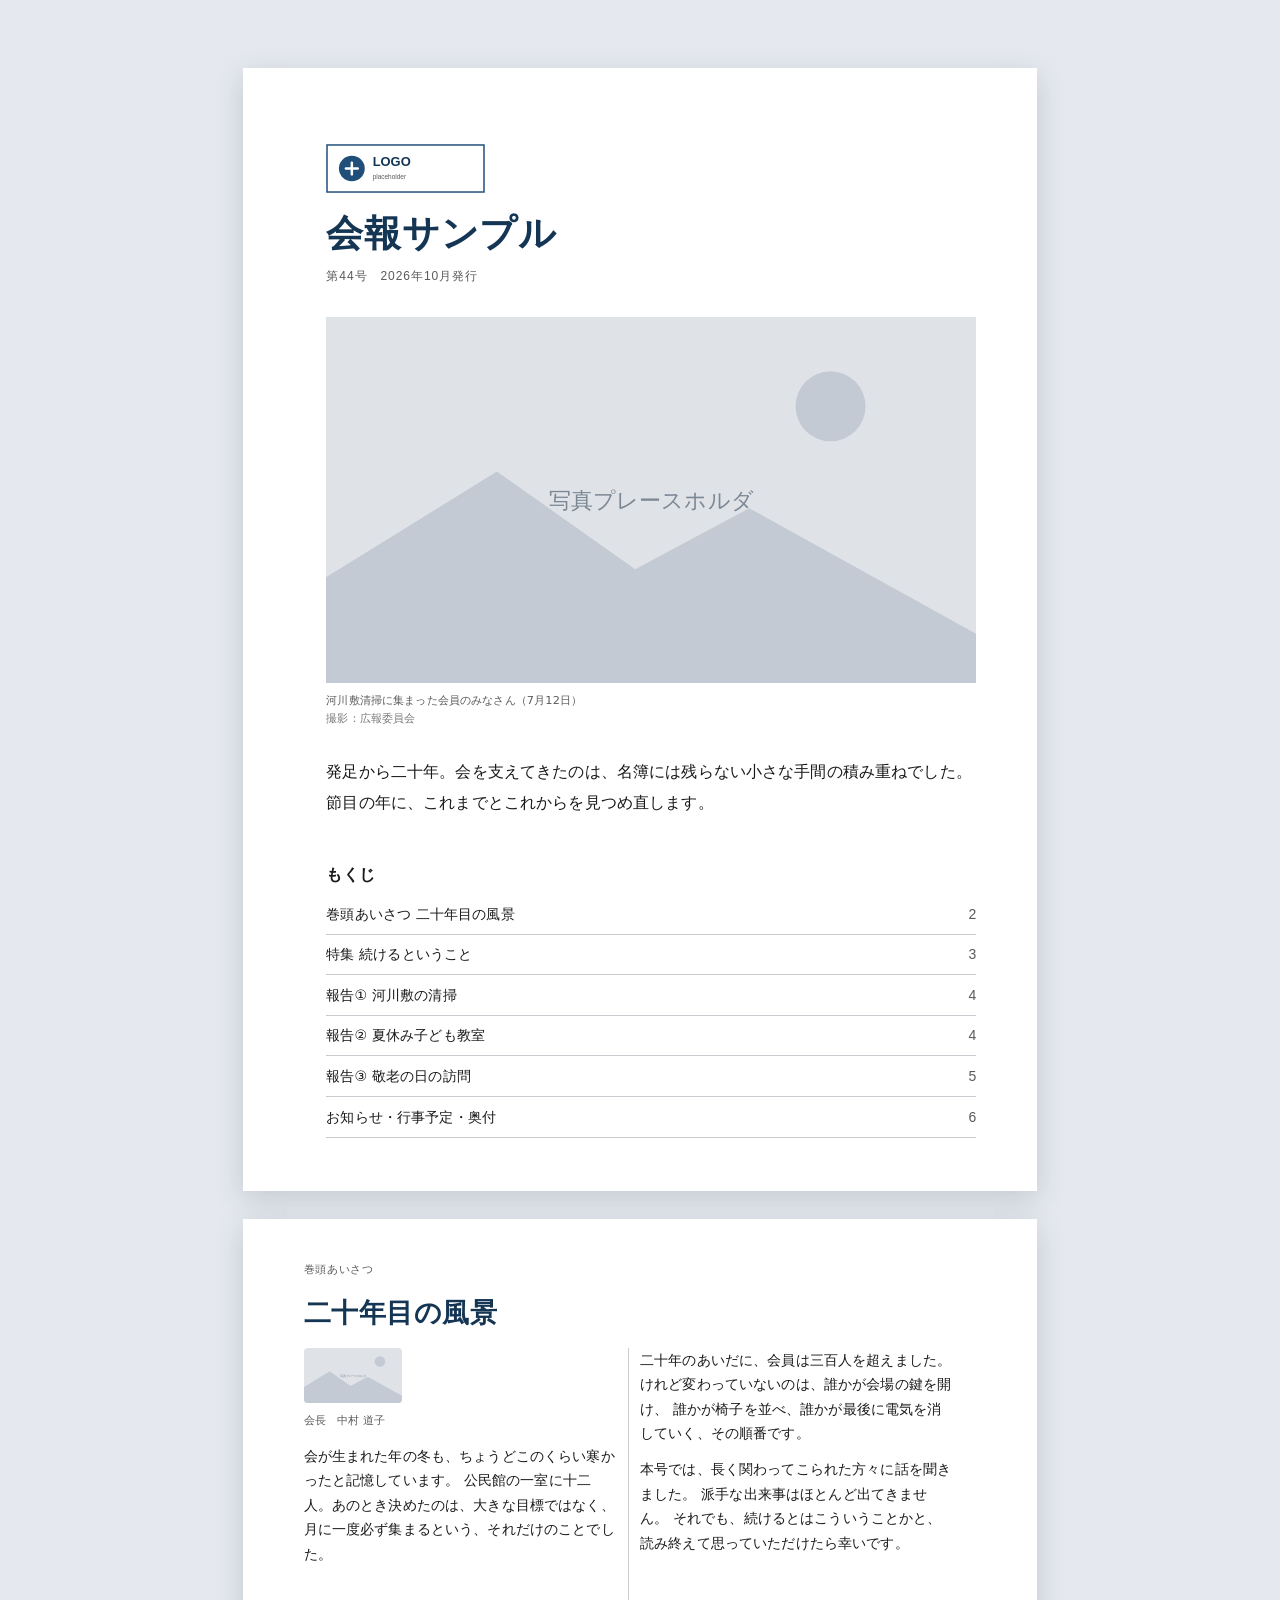
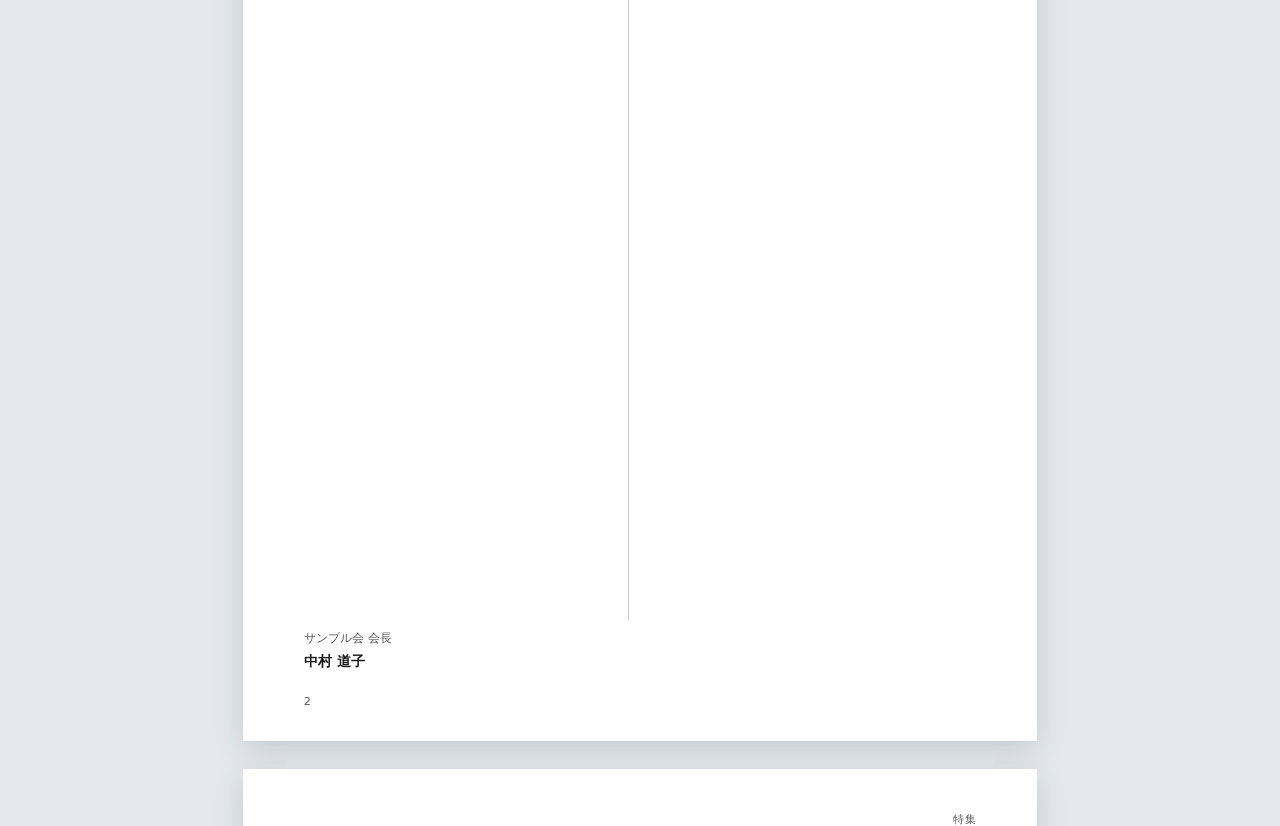
<file: index.html>
<!doctype html>
<html lang="ja">
<head>
<meta charset="utf-8">
<meta name="viewport" content="width=device-width, initial-scale=1">
<meta http-equiv="refresh" content="0; url=issues/2026-10-sample/index.html">
<title>会報スタジオ</title>
</head>
<body><p><a href="issues/2026-10-sample/index.html">会報スタジオを開く</a></p></body>
</html>
</file>
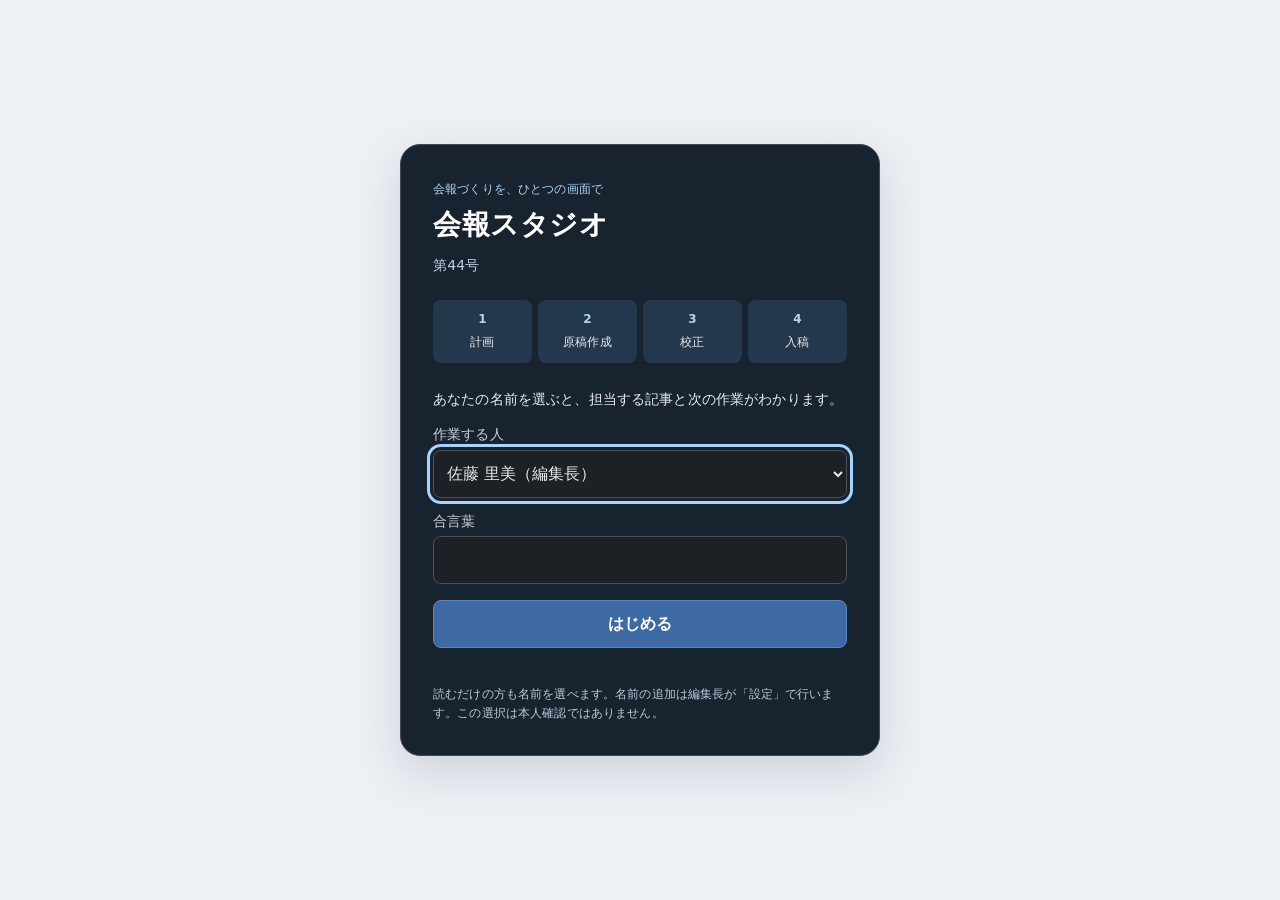
<file: issues/2026-10-sample/index.html>
<!doctype html>
<html lang="ja" data-format="A4"><head>
<meta charset="utf-8">
<meta name="viewport" content="width=device-width, initial-scale=1">
<title>会報サンプル 第44号</title>
<link rel="stylesheet" href="../../system/tokens.css">
<link rel="stylesheet" href="../../brands/default/brand.css">
<link rel="stylesheet" href="../../system/print.css">
<link rel="stylesheet" href="../../system/components.css">
<link rel="stylesheet" href="../../system/editor.css">
<script src="../../system/page-templates.js" defer=""></script>
<script src="../../system/editor.js" defer=""></script>
</head>

<!--
  中身の入った見本。原稿収集が進行中の状態を再現しています。
  特集だけ締切を前倒しに設定してあるため、期日を過ぎた記事として
  赤く表示されます（意図的な再現です）。p.4–5 の活動報告は 1 つの枠に
  4 本（うち 1 本は報告②の「続き」）が割合で並び、報告②はわざと溢れています。

  開くと名簿（brands/default/settings.js）から「だれとして作業するか」を選びます。
  編集長の佐藤 里美なら全工程、担当者なら自分の記事だけが書けます。
  校正コメントはこのフォルダの comments.js に入っています。

  実案件ではこのフォルダを複製して 2027-01-newyear/ のように号ごとに作ります
  （comments.js は複製しないこと。号ごとの校正の記録です）。
-->
<body>

<!-- p1 表紙 -->
<section class="page" data-folio="none">
  <div class="page__body">
    <section class="content-section content-section--legacy" data-section="f-cover"><div class="content-section__articles" data-section-articles=""><article class="article" data-article="cover">
      <header class="masthead">
        <img class="masthead__logo" src="../../brands/default/logo.svg" alt="サンプル会">
        <h1 class="masthead__title" data-editable="">会報サンプル</h1>
        <p class="masthead__meta t-num" data-editable="">第44号　2026年10月発行</p>
      </header>

      <figure class="fig--16x9 mb-8">
        <img src="../../system/placeholder.svg" alt="冬の地域清掃活動で、参加者が河川敷でごみ袋を手に並んでいる様子">
        <figcaption data-editable="">
          河川敷清掃に集まった会員のみなさん（7月12日）
          <span class="fig__credit" data-editable="">撮影：広報委員会</span>
        </figcaption>
      </figure>

      <p class="t-lead" data-editable="">
        発足から二十年。会を支えてきたのは、名簿には残らない小さな手間の積み重ねでした。
        節目の年に、これまでとこれからを見つめ直します。
      </p>

      <nav aria-label="目次" class="fill">
        <h2 class="t-h3">もくじ</h2>
        <ul class="toc" data-toc="auto"><li class="toc__item"><span class="toc__title">巻頭あいさつ 二十年目の風景</span><span class="toc__page t-num">2</span></li><li class="toc__item"><span class="toc__title">特集 続けるということ</span><span class="toc__page t-num">3</span></li><li class="toc__item"><span class="toc__title">報告① 河川敷の清掃</span><span class="toc__page t-num">4</span></li><li class="toc__item"><span class="toc__title">報告② 夏休み子ども教室</span><span class="toc__page t-num">4</span></li><li class="toc__item"><span class="toc__title">報告③ 敬老の日の訪問</span><span class="toc__page t-num">5</span></li><li class="toc__item"><span class="toc__title">お知らせ・行事予定・奥付</span><span class="toc__page t-num">6</span></li></ul>
      </nav>
    </article></div></section>
  </div>
  <span class="page__folio"></span>
</section>

<!-- p2 巻頭あいさつ -->
<section class="page">
  <div class="page__body">
    <section class="content-section content-section--legacy" data-section="f-greeting"><div class="content-section__articles" data-section-articles=""><article class="article" data-article="greeting">
      <h2 class="t-h1" data-editable="">二十年目の風景</h2>

      <div class="cols-2 cols-rule fill">
        <figure style="width: 34mm;">
          <img class="portrait" src="../../system/placeholder.svg" alt="会長・中村道子の顔写真">
          <figcaption data-editable="">会長　中村 道子</figcaption>
        </figure>

        <div class="t-body" data-editable="">
          <p>会が生まれた年の冬も、ちょうどこのくらい寒かったと記憶しています。
             公民館の一室に十二人。あのとき決めたのは、大きな目標ではなく、
             月に一度必ず集まるという、それだけのことでした。</p>
          <p>二十年のあいだに、会員は三百人を超えました。
             けれど変わっていないのは、誰かが会場の鍵を開け、
             誰かが椅子を並べ、誰かが最後に電気を消していく、その順番です。</p>
          <p>本号では、長く関わってこられた方々に話を聞きました。
             派手な出来事はほとんど出てきません。
             それでも、続けるとはこういうことかと、読み終えて思っていただけたら幸いです。</p>
        </div>
      </div>

      <p class="byline" data-editable="">
        <span class="byline__role">サンプル会 会長</span>
        <span class="byline__name">中村 道子</span>
      </p>
    </article></div></section>
  </div>
  <span class="page__runhead" data-editable="">巻頭あいさつ</span>
  <span class="page__folio"></span>
</section>

<!-- p3 特集 -->
<section class="page">
  <div class="page__body">
    <section class="content-section content-section--legacy" data-section="f-feature"><div class="content-section__articles" data-section-articles=""><article class="article" data-article="feature">
      <span class="t-band" data-editable="">特集</span>
      <h2 class="t-h1" data-editable="">続けるということ</h2>
      <p class="t-lead" data-editable="">
        発足時から関わる三名に、二十年を振り返ってもらいました。
      </p>

      <div class="cols-2 cols-rule fill" data-editable="">
        <h3 class="t-h3">はじまりは十二人だった</h3>
        <p>「会をつくろう」と言い出したのは誰だったのか、
           いまだにはっきりしないのだと三人は笑います。</p>

        <blockquote class="pullquote">
          続けようと思って続いたわけじゃない。
          やめる理由が、そのつど見つからなかっただけです。
          <span class="pullquote__source">— 発足時からの会員・吉川 稔さん</span>
        </blockquote>

        <h3 class="t-h3">記録より、記憶に残ること</h3>
        <p>会報のバックナンバーをめくると、行事の写真が並びます。
           けれど三人が口をそろえて挙げたのは、
           写真に写っていない準備の時間のことでした。</p>
        <p>「片づけまで残る人が毎回いる。それがこの会の強さだと思います」</p>
      </div>
    </article></div></section>
  </div>
  <span class="page__runhead" data-editable="">特集</span>
  <span class="page__folio"></span>
</section>

<!-- p4-p5 活動報告（枠の実験用。1枠2ページに3記事） -->
<section class="page">
  <div class="page__body">
    <section class="content-section content-section--legacy" data-section="f-report"><div class="content-section__articles" data-section-articles=""><article class="article article--block" data-article="rep1" style="--share: 50%">
      <span class="t-band" data-editable="">活動報告</span>
      <h2 class="t-h2" data-editable="">河川敷の清掃（7月12日）</h2>
      <p data-editable="">朝七時に集合し、二時間ほどで四十五袋を回収しました。
         今年は中学生の参加が六名あり、例年より人手に余裕がありました。</p>
      <p data-editable="">次回は十月を予定しています。軍手と飲み物は各自でご用意ください。</p>
    </article><article class="article article--block" data-article="rep2" style="--share: 50%">
      <h2 class="t-h2" data-editable="">夏休み子ども教室（8月3日〜5日）</h2>
      <p data-editable="">三日間で延べ八十二名が参加しました。工作、書道、
         地域の歴史を学ぶ時間の三本立てで、公民館の二部屋を使いました。</p>
      <p data-editable="">書道の時間には、昨年度に卒業した高校生が助手として戻ってきてくれました。
         「教わる側から教える側になるとは思わなかった」と話していたのが印象に残っています。</p>
      <p data-editable="">工作は木工に挑戦しました。材料は地元の製材所からご提供いただいたものです。
         のこぎりを初めて握った子も多く、けが無く終えられたのは見守りの方々のおかげです。</p>
      <p data-editable="">最終日には作品を並べて小さな展示会を開きました。
         保護者の方にも足を運んでいただき、会場は最後まで賑やかでした。</p>
      <p data-editable="">会場の準備は前日の夕方から始めました。机を運び、床を拭き、
         材料を人数分に取り分けるところまでで二時間ほどかかっています。
         当日の朝は七時半に集合し、受付の名簿と名札を並べました。</p>
      <p data-editable="">三日目の午後は、参加した子どもたちに感想を書いてもらいました。
         「のこぎりが思ったよりまっすぐ切れた」「来年もやりたい」といった言葉が並び、
         準備の疲れが飛ぶようでした。書いてもらった紙は事務局で保管しています。</p>
    </article></div></section>


  </div>
  <span class="page__runhead" data-editable="">活動報告</span>
  <span class="page__folio"></span>
</section>

<section class="page">
  <div class="page__body">
    <section class="content-section content-section--legacy" data-section="f-report"><div class="content-section__articles" data-section-articles=""><article class="article article--block" data-article="rep2-2" style="--share: 40%">
      <p data-editable="">反省点もあります。初日は受付が混み合い、開始が十五分遅れました。
         次回は受付を二列に分け、名札をあらかじめ配っておく方法を検討しています。
         また、飲み物の用意が足りず、途中で買い足しに走る場面がありました。</p>
      <p data-editable="">参加者の内訳は、小学一年生から三年生までが四十八名、
         四年生以上が三十四名でした。学年の幅が広いぶん、工作の難易度をどう揃えるかが
         毎年の課題になっています。来年度は二班に分けることも考えています。</p>
    </article><article class="article article--block" data-article="rep3" style="--share: 60%">
      <h2 class="t-h2" data-editable="">敬老の日の訪問（9月15日）</h2>
      <p data-editable="">七十五歳以上の会員のお宅を、二人一組で訪問しました。
         今年は十四軒をまわり、手作りの栞をお渡ししています。</p>
      <p data-editable="">「顔を見られるのがいちばん」という声を多くいただきました。
         来年度は訪問先を増やせるよう、担当を募っています。</p>
    </article></div></section>


  </div>
  <span class="page__runhead" data-editable="">活動報告</span>
  <span class="page__folio"></span>
</section>

<!-- p6 お知らせ・奥付 -->
<section class="page">
  <div class="page__body">
    <section class="content-section content-section--legacy" data-section="f-notice"><div class="content-section__articles" data-section-articles=""><article class="article" data-article="notice">
      <h2 class="t-h1" data-editable="">お知らせ</h2>

      <div class="box box--brand" data-editable="">
        <h3 class="box__title">二十周年記念のつどい 参加受付</h3>
        <p>12月20日（日）に記念のつどいを開催します。
           参加費は無料、申し込みは11月末日までに事務局までお願いします。</p>
      </div>

      <h2 class="t-h2" data-editable="">行事予定</h2>
      <dl class="deflist" data-editable="">
        <div class="deflist__row"><dt class="deflist__key t-num">11/08</dt><dd>定例会（公民館・午後2時）</dd></div>
        <div class="deflist__row"><dt class="deflist__key t-num">11/22</dt><dd>河川敷清掃（現地集合・午前9時）</dd></div>
        <div class="deflist__row"><dt class="deflist__key t-num">12/20</dt><dd>二十周年記念のつどい（市民会館・午後1時）</dd></div>
      </dl>

      <footer class="colophon" data-editable="">
        <p><strong>会報サンプル　第44号</strong>　2026年10月15日発行<span data-edition="auto">　初版</span></p>
        <p>発行：サンプル会　／　編集：広報委員会</p>
        <p>〒000-0000　◯◯県◯◯市◯◯町0-0-0<br>
           電話 000-000-0000　／　info@example.org</p>
      </footer>
    </article></div></section>
  </div>
  <span class="page__runhead" data-editable="">お知らせ</span>
  <span class="page__folio"></span>
</section>

<!-- 号のメタ情報と編集計画。「計画」の工程がこのブロックを読み書きします。
     frames（枠）がページを占有し、記事は枠の中の割合（share）を持ちます。
     schedule の manuscript / proof1 / proof2 は記事の締切の既定値、final は号の入校日です。
     記事の掲載ページは持ちません（紙面の data-article から毎回読み直すため、
     原稿を動かしても計画とずれません）。 -->
<script type="application/json" id="kaiho-meta">
{
  "edition": 1,
  "issue": "第44号",
  "date": "2026-10-15",
  "format": "A4",
  "schedule": {
    "manuscript": "2026-08-28",
    "proof1": "2026-09-11",
    "proof2": "2026-09-25",
    "final": "2026-10-02"
  },
  "released": false,
  "editor": {
    "name": "佐藤 里美",
    "contact": "sato@example.org"
  },
  "plan": {
    "articles": [
      {
        "id": "cover",
        "title": "表紙・もくじ",
        "owner": "佐藤 里美",
        "contact": "sato@example.org",
        "current": "proof1",
        "schedule": {},
        "template": "cover",
        "share": "rest"
      },
      {
        "id": "greeting",
        "title": "巻頭あいさつ 二十年目の風景",
        "owner": "田村 健一",
        "contact": "tamura@example.org",
        "current": "signoff",
        "schedule": {},
        "template": "greeting",
        "share": "rest"
      },
      {
        "id": "feature",
        "title": "特集 続けるということ",
        "owner": "小林 あすか",
        "contact": "kobayashi@example.org",
        "current": "manuscript",
        "schedule": {
          "manuscript": "2026-08-03"
        },
        "template": "feature",
        "share": "rest"
      },
      {
        "id": "rep1",
        "title": "報告① 河川敷の清掃",
        "share": 50,
        "owner": "田中 誠",
        "contact": "tanaka@example.org",
        "current": "manuscript",
        "schedule": {},
        "template": "report"
      },
      {
        "id": "rep2",
        "title": "報告② 夏休み子ども教室",
        "share": 50,
        "owner": "鈴木 由紀",
        "contact": "suzuki@example.org",
        "current": "proof1",
        "schedule": {},
        "template": "report"
      },
      {
        "id": "rep2-2",
        "continues": "rep2",
        "share": 40
      },
      {
        "id": "rep3",
        "title": "報告③ 敬老の日の訪問",
        "share": 60,
        "owner": "佐藤 里美",
        "contact": "sato@example.org",
        "current": "proof1",
        "schedule": {},
        "template": "report"
      },
      {
        "id": "notice",
        "title": "お知らせ・行事予定・奥付",
        "owner": "",
        "contact": "sato@example.org",
        "current": "proof2",
        "schedule": {},
        "template": "notice",
        "share": "rest"
      }
    ],
    "sections": [
      {
        "id": "f-cover",
        "title": "表紙・もくじ",
        "template": "standard",
        "pages": 1,
        "articles": [
          "cover"
        ]
      },
      {
        "id": "f-greeting",
        "title": "巻頭あいさつ",
        "template": "standard",
        "pages": 1,
        "articles": [
          "greeting"
        ]
      },
      {
        "id": "f-feature",
        "title": "特集",
        "template": "standard",
        "pages": 1,
        "articles": [
          "feature"
        ]
      },
      {
        "id": "f-report",
        "title": "活動報告",
        "template": "report",
        "pages": 2,
        "articles": [
          "rep1",
          "rep2",
          "rep2-2",
          "rep3"
        ]
      },
      {
        "id": "f-notice",
        "title": "お知らせ・奥付",
        "template": "standard",
        "pages": 1,
        "articles": [
          "notice"
        ]
      }
    ]
  }
}
</script>



</body></html>
</file>
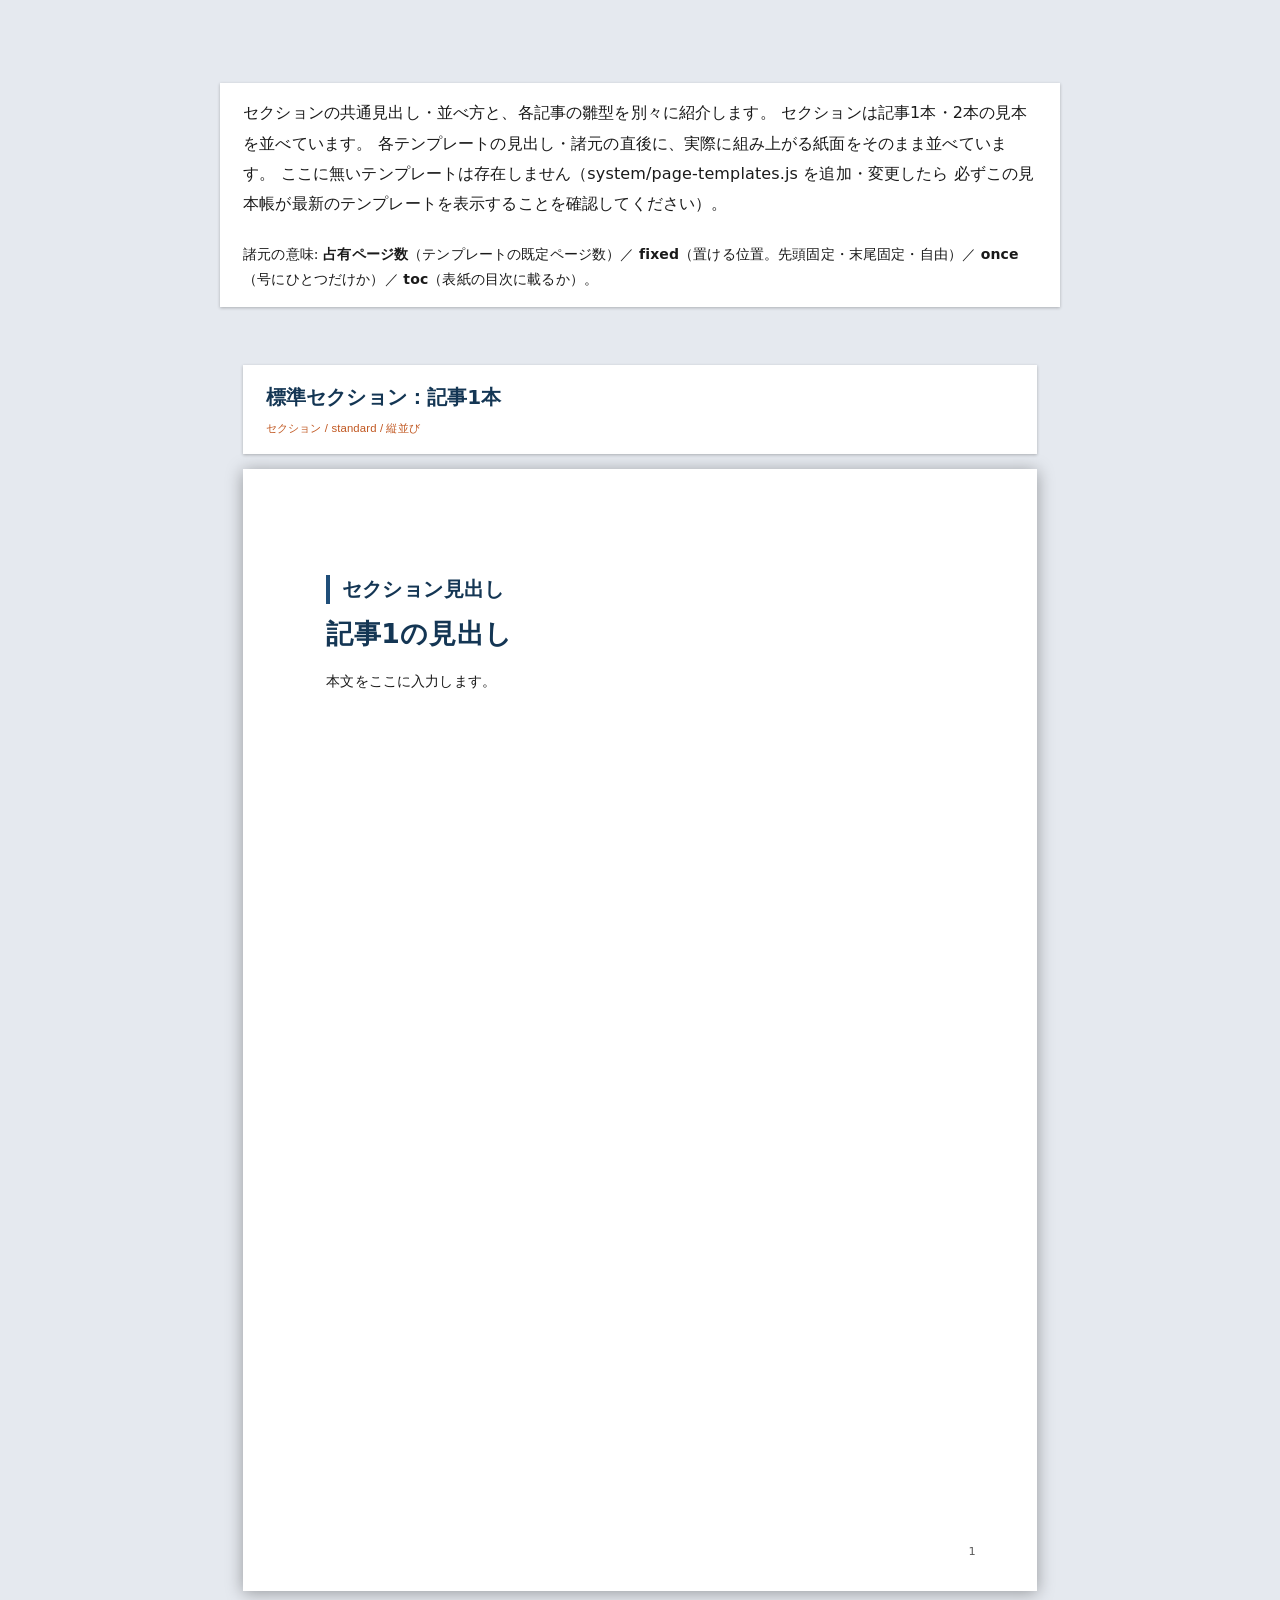
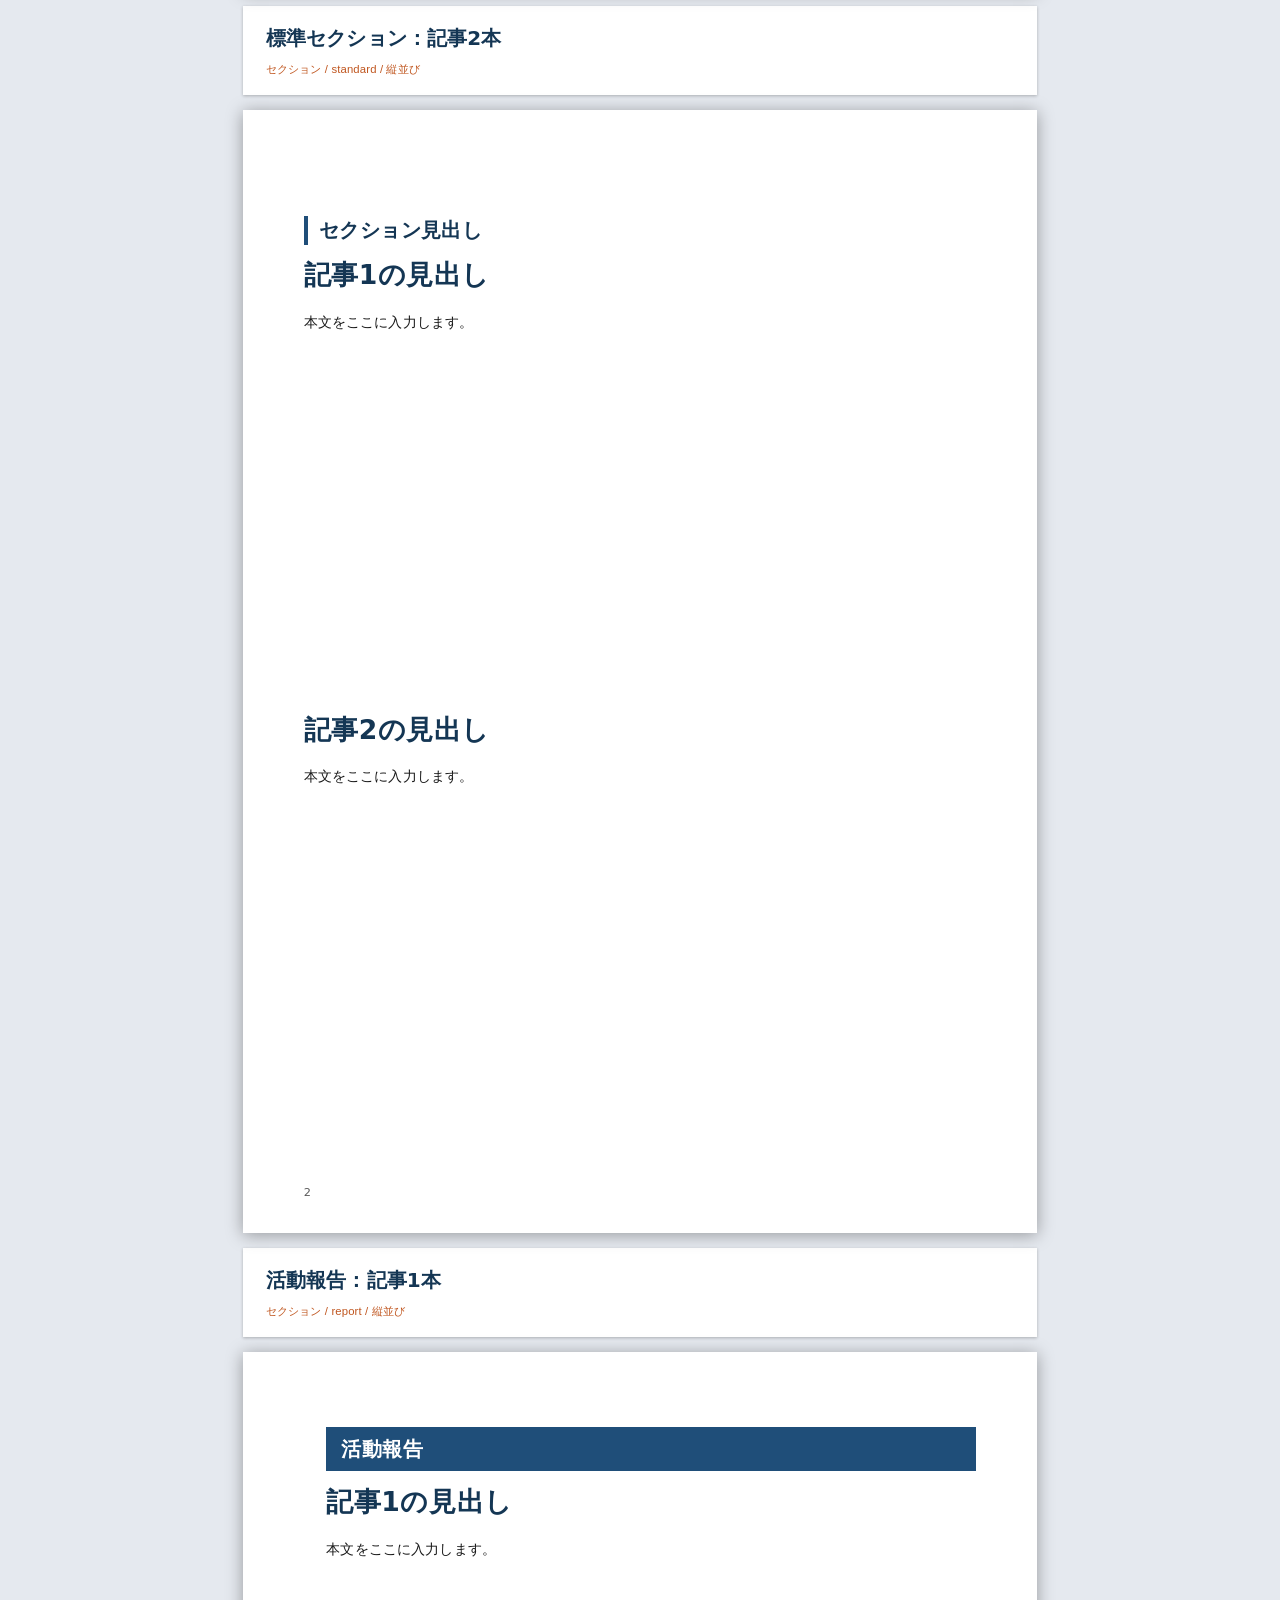
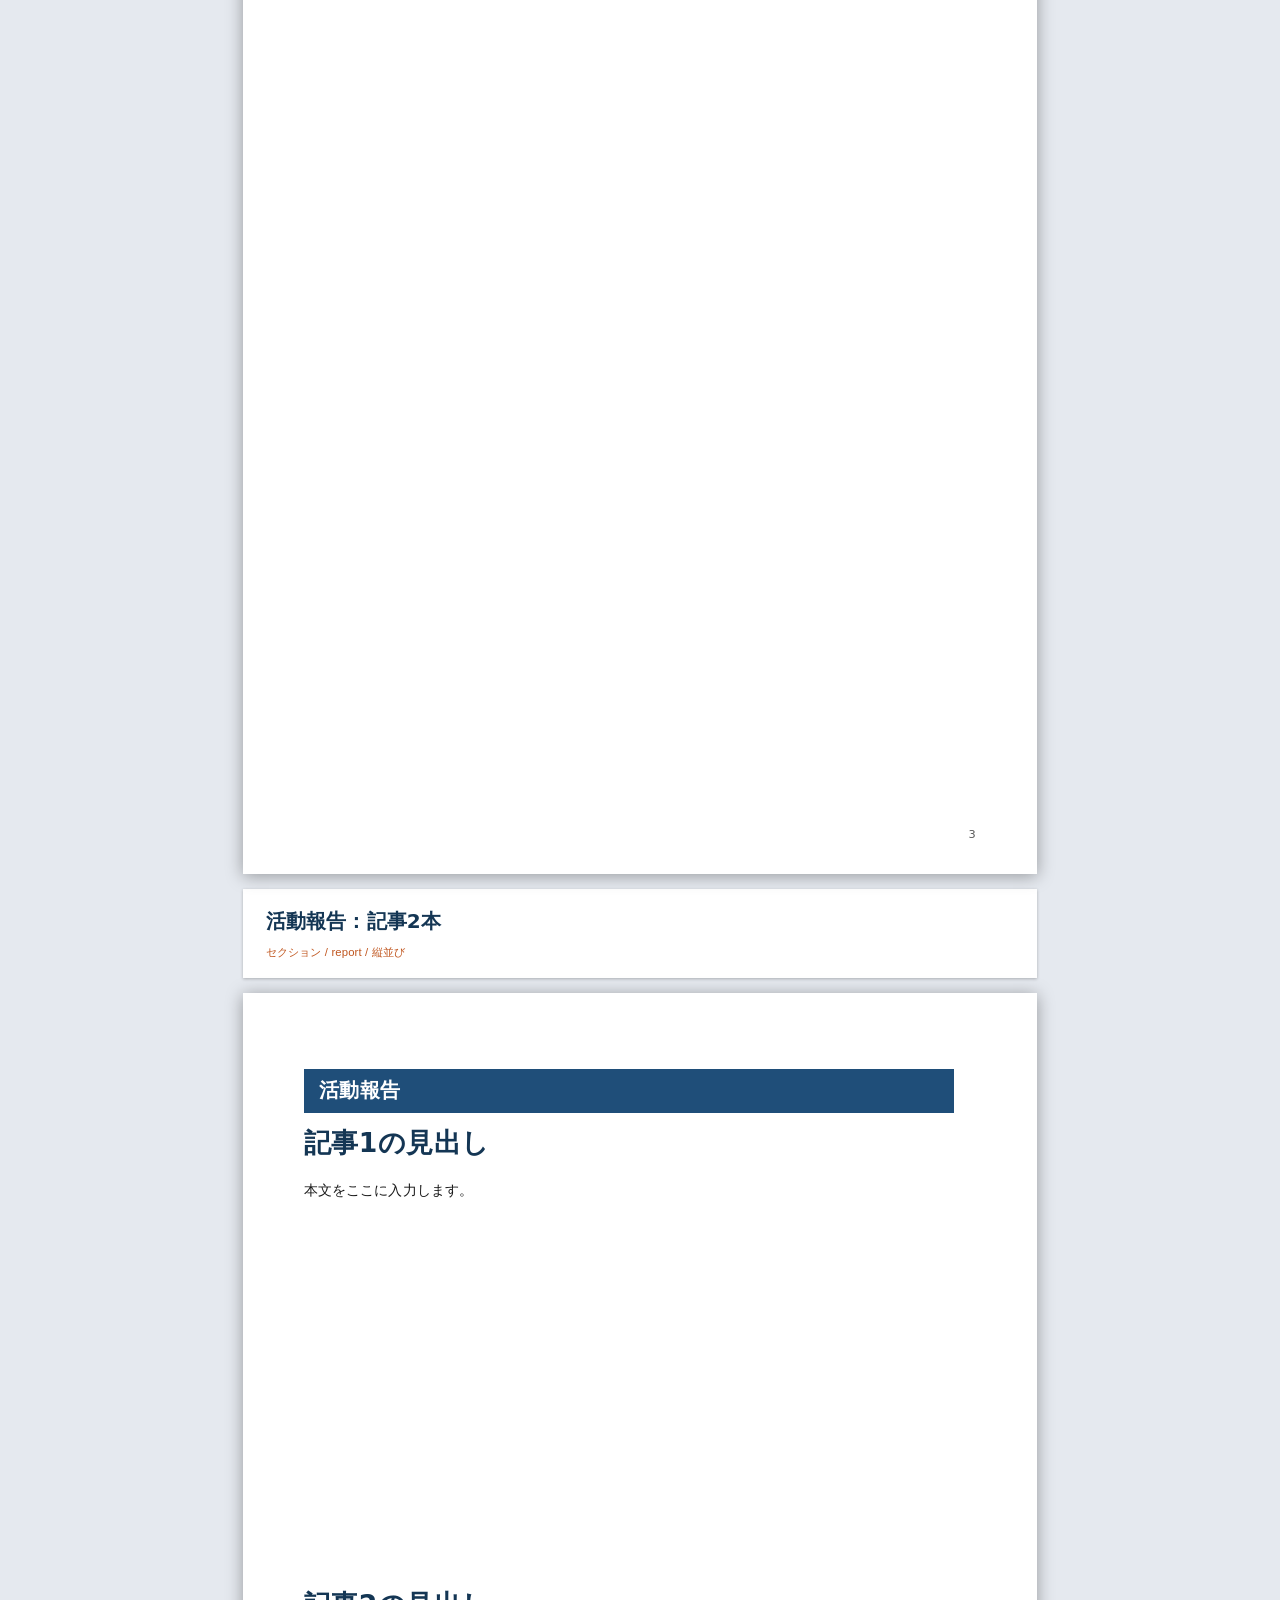
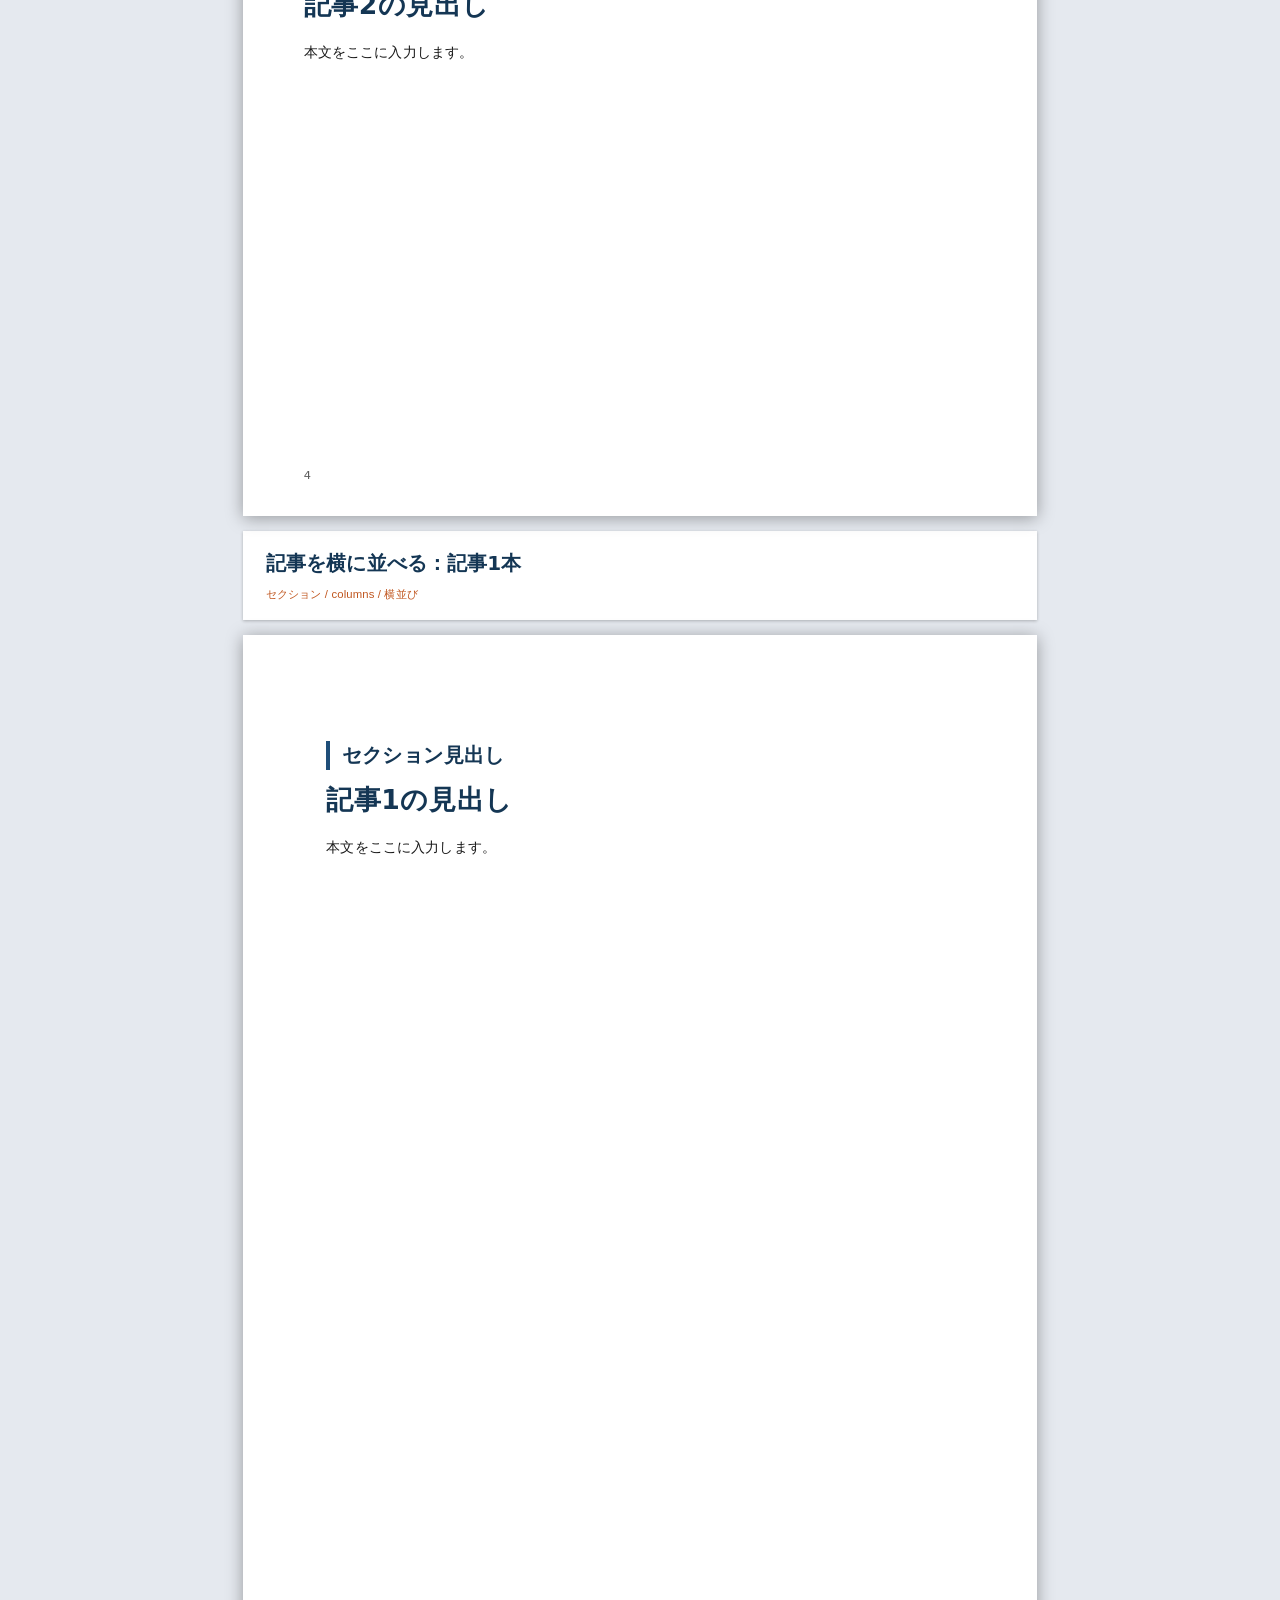
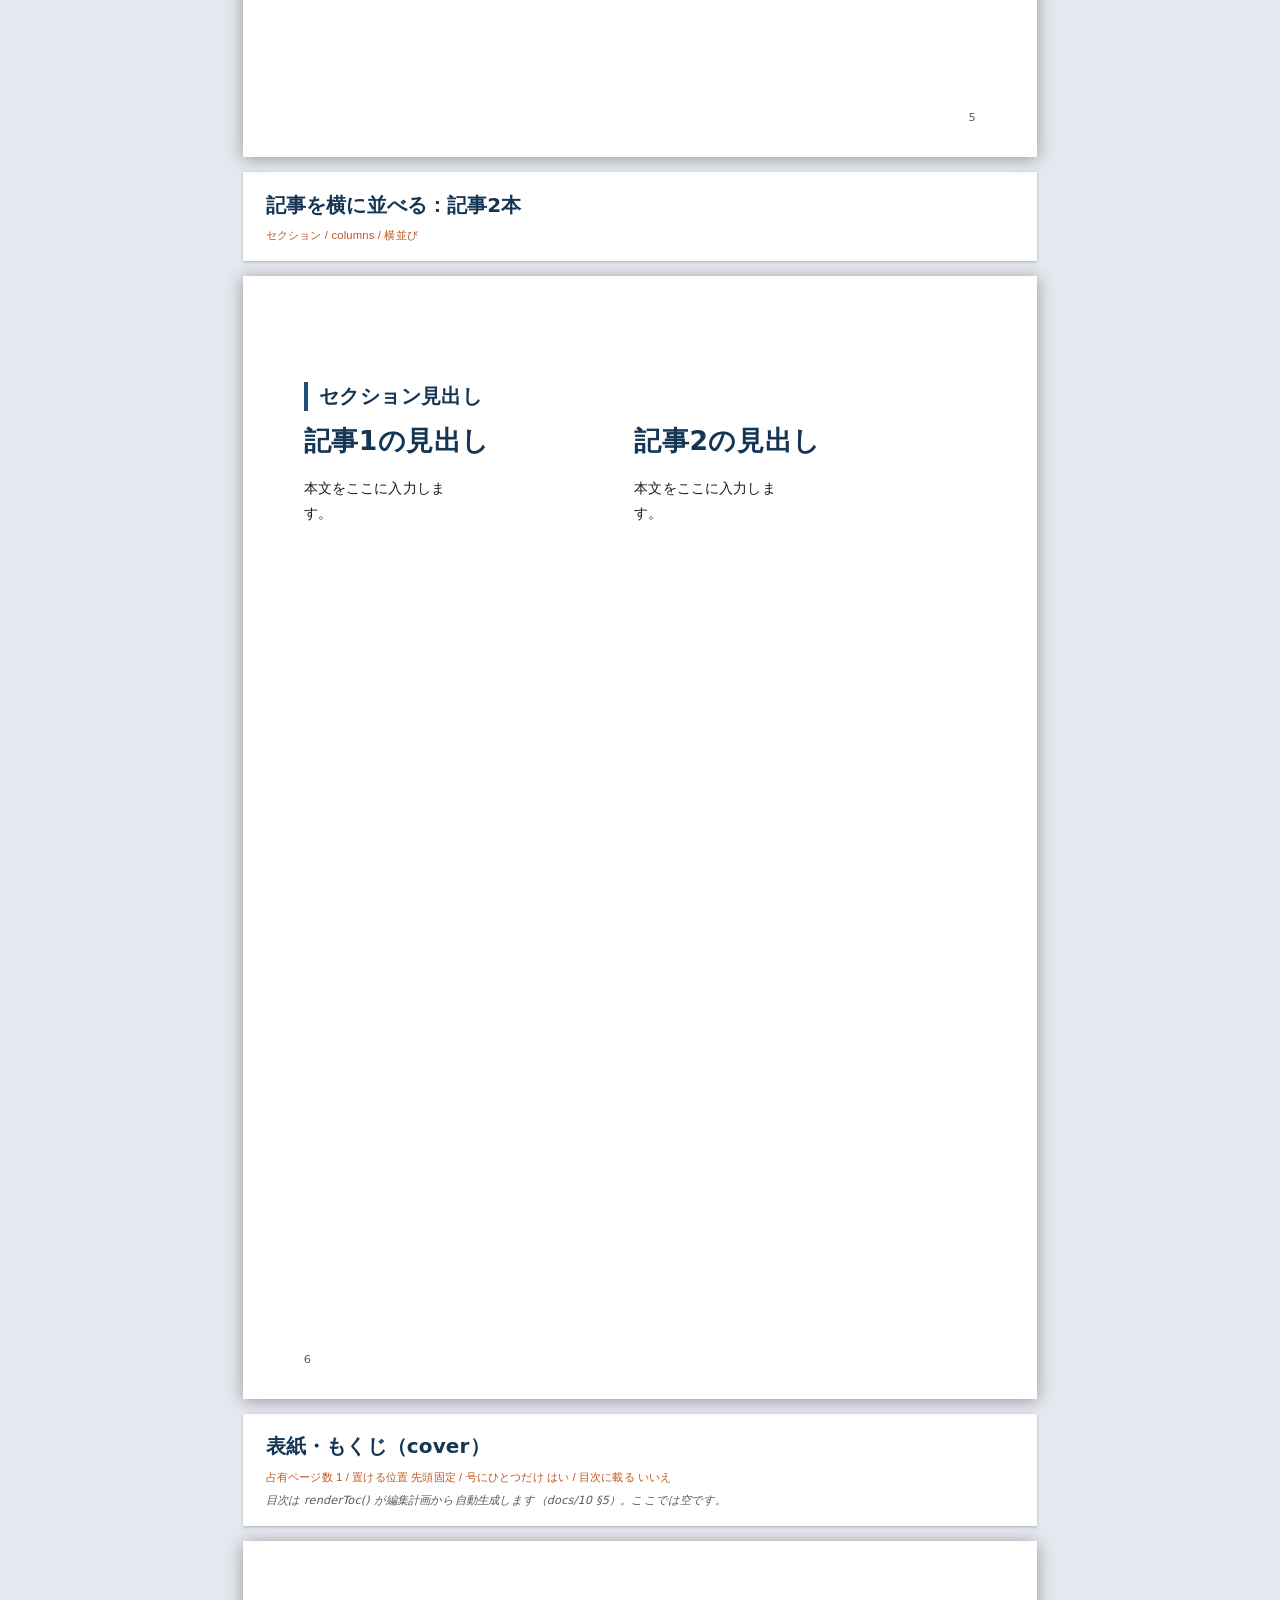
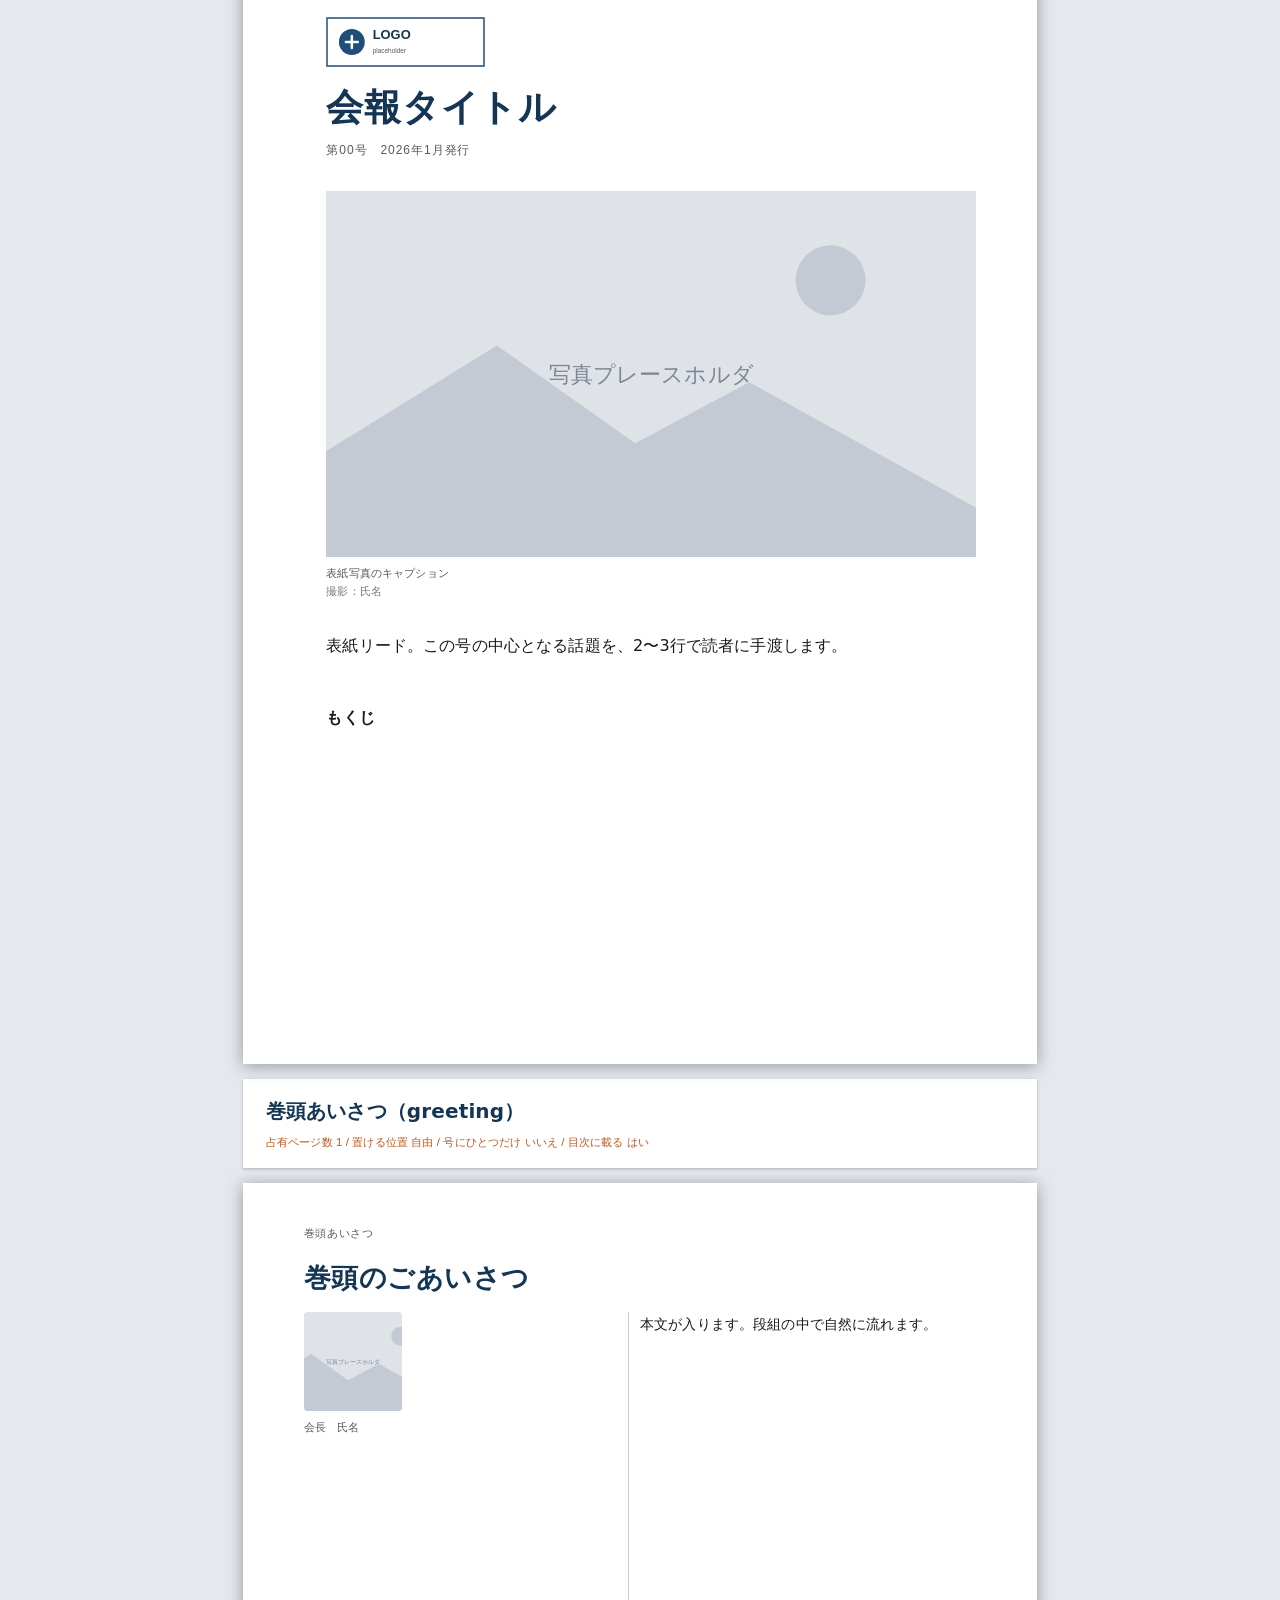
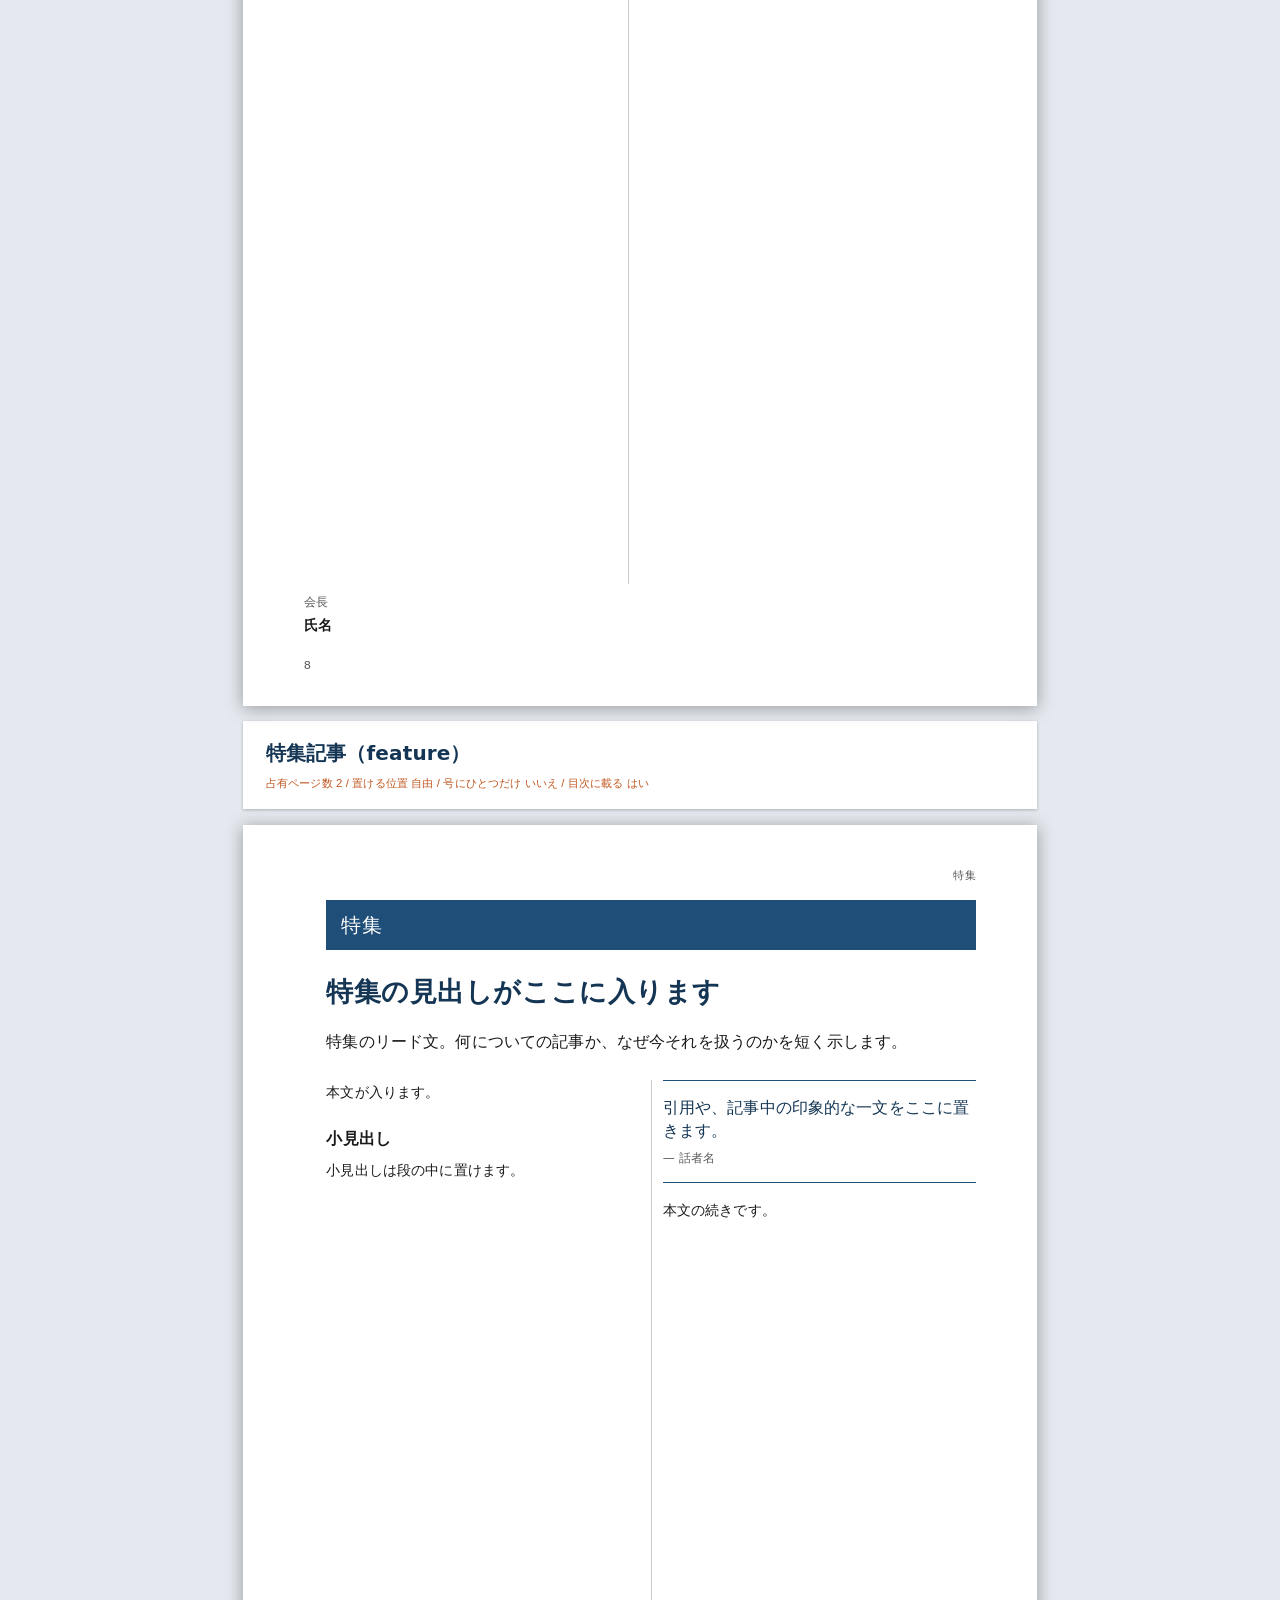
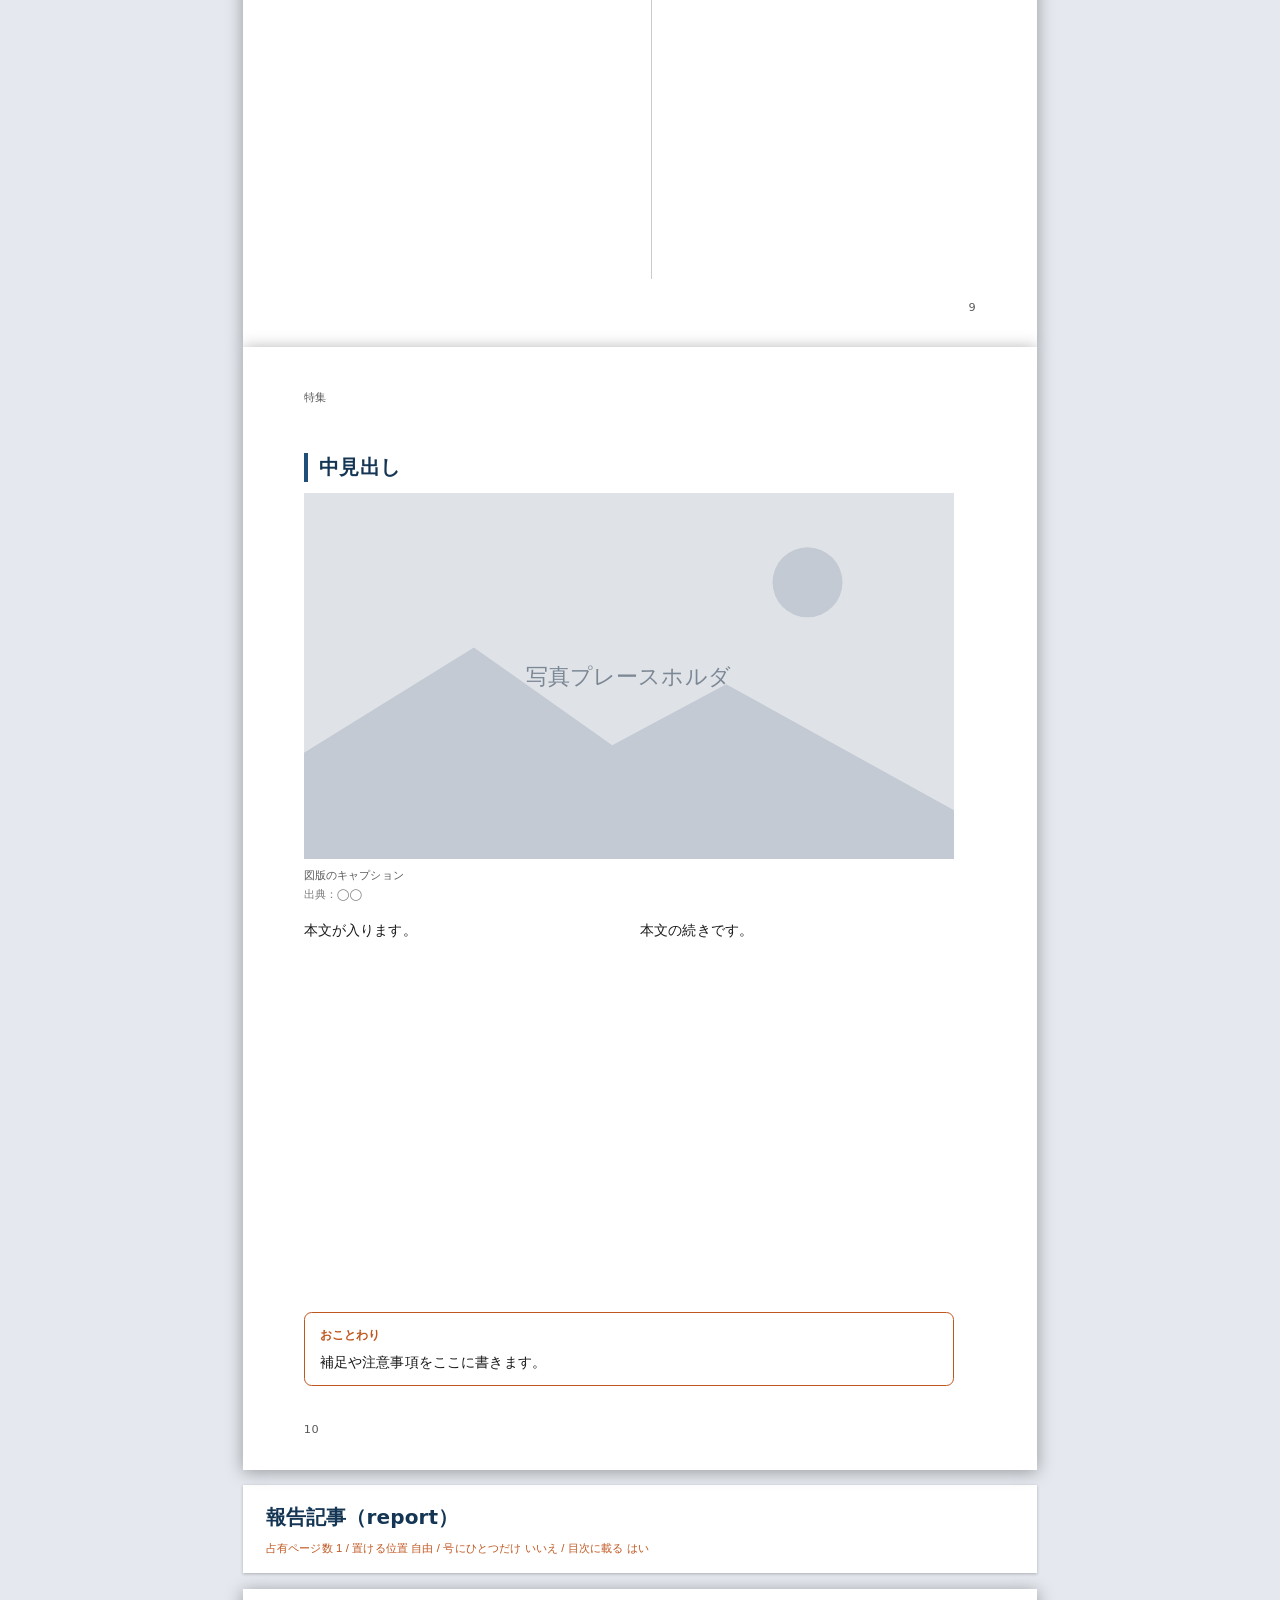
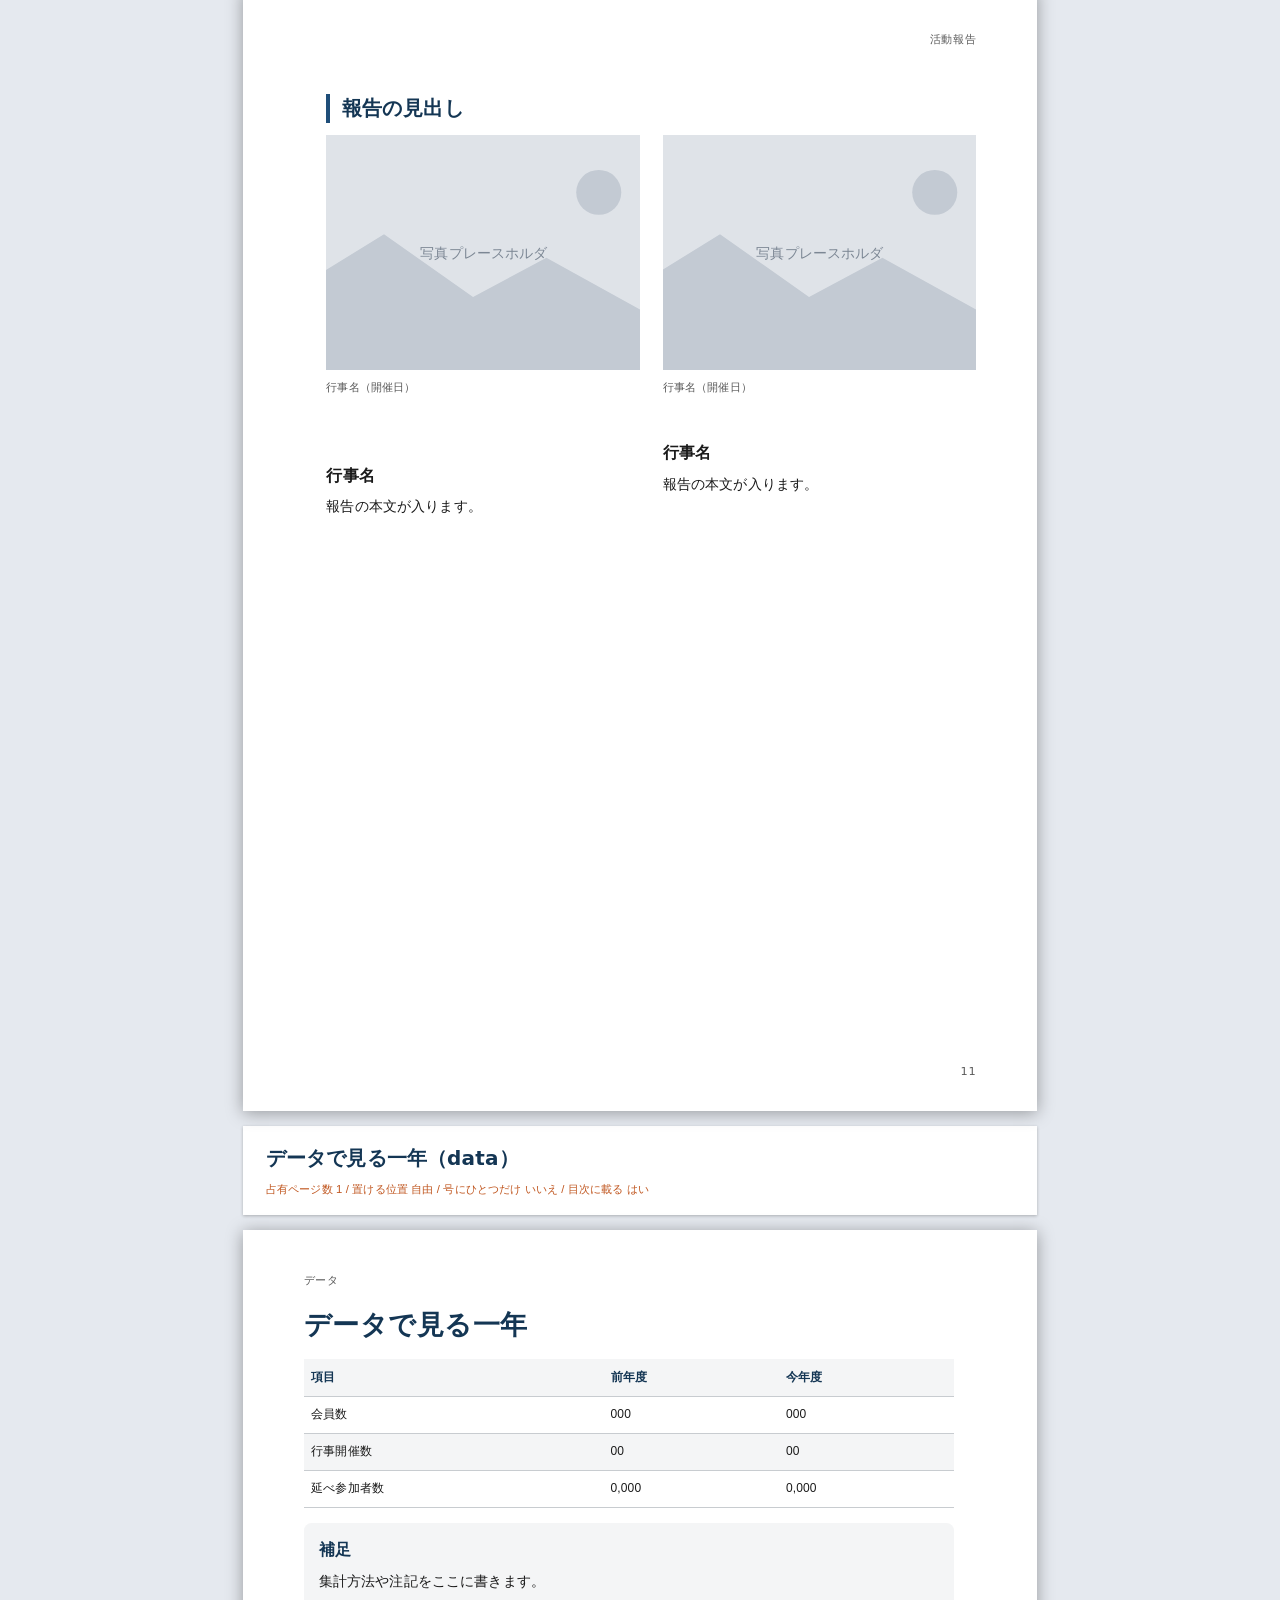
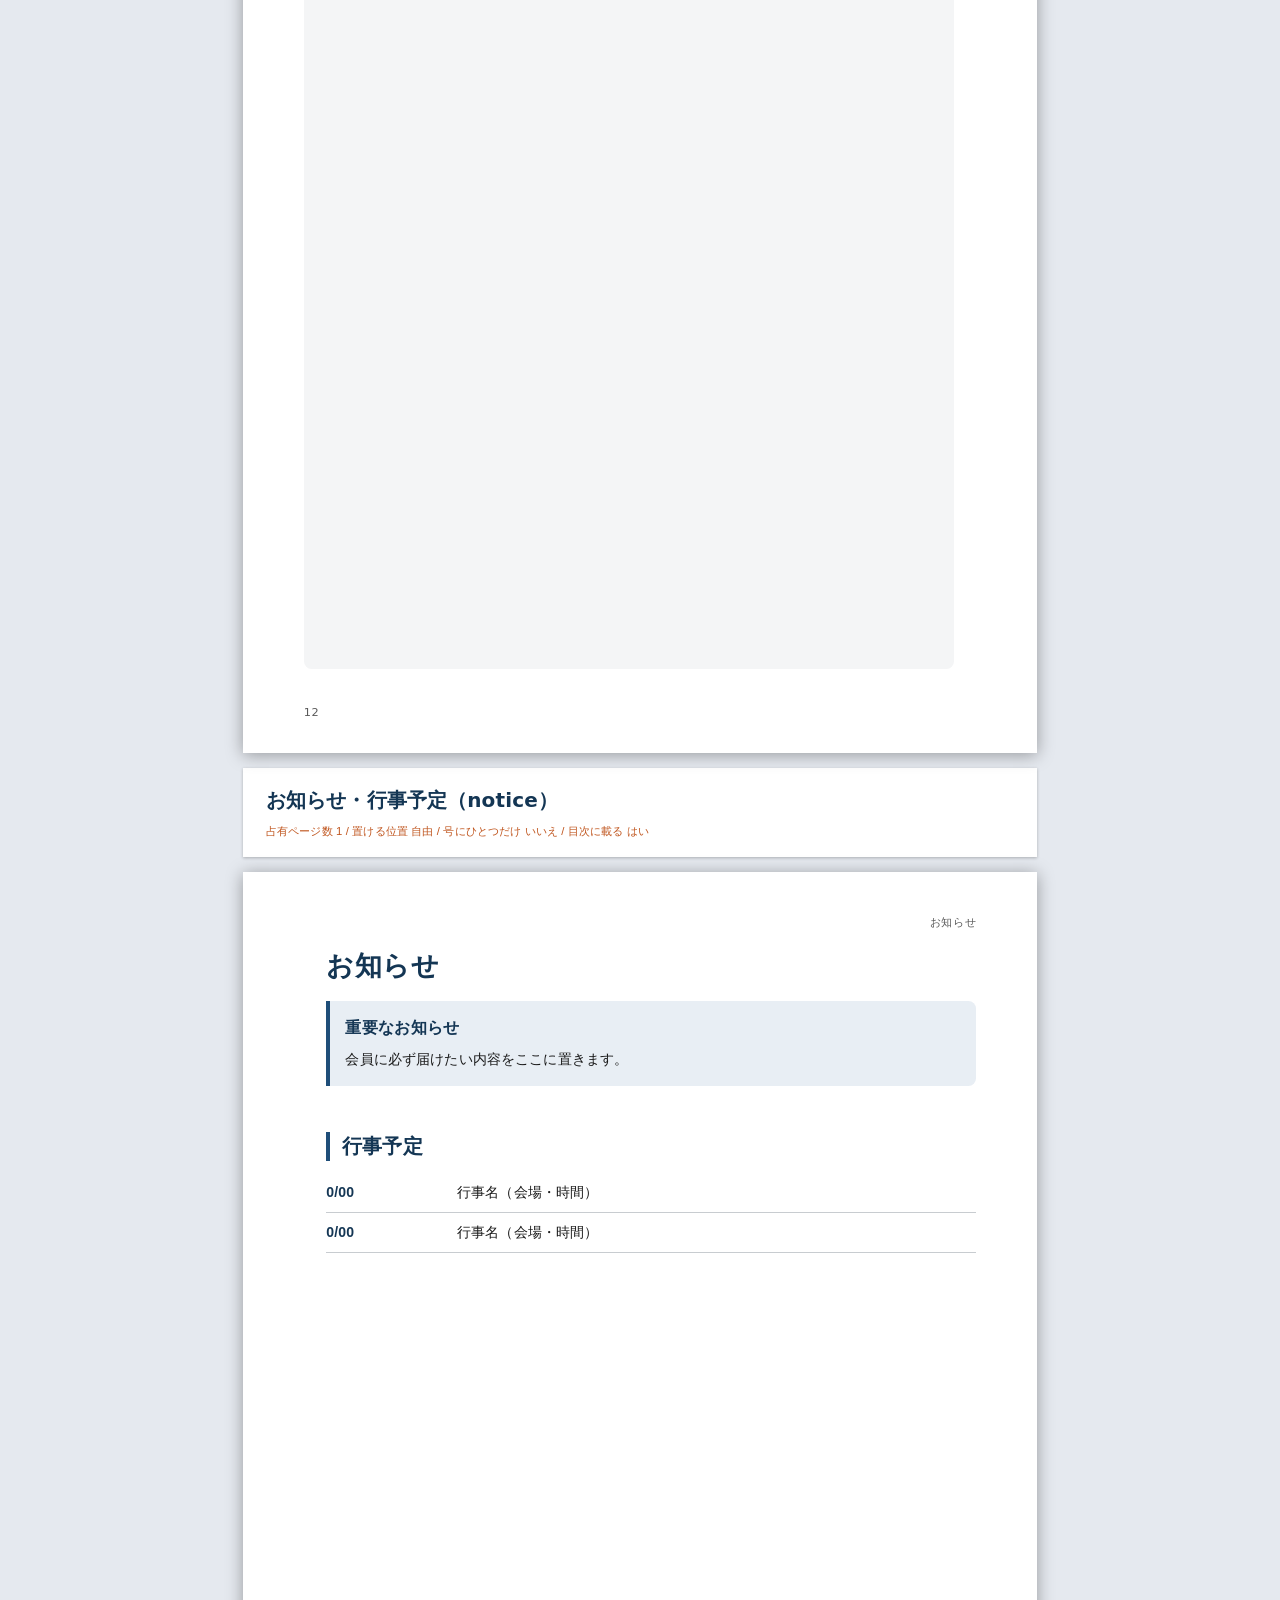
<file: templates/page-templates.html>
<!doctype html>
<html lang="ja" data-format="A4">
<head>
<meta charset="utf-8">
<meta name="viewport" content="width=device-width, initial-scale=1">
<title>セクション・記事テンプレート見本帳</title>
<link rel="stylesheet" href="../system/tokens.css">
<link rel="stylesheet" href="../brands/default/brand.css">
<link rel="stylesheet" href="../system/print.css">
<link rel="stylesheet" href="../system/components.css">
<link rel="stylesheet" href="../system/editor.css">
<!-- page-templates.js だけを読み、editor.js は読まない。
     ツールバーや検査が動くと見本帳ではなく編集画面になってしまうため
     （gallery.html とはここが違う。docs/10-page-templates.md 参照）。 -->
<script src="../system/page-templates.js" defer></script>
<style>
  /* 見本帳だけで使う注記のスタイル。gallery.html と同じくページ内 <style> で持つ
     （system/ の CSS には触れない）。.page の外に置く見出し・諸元・目次注記だけに使う。
     実際の号ではこの style ブロックごと不要です。

     文字色（--c-heading 等）は「紙の上に置く」前提で、docs/05 のコントラスト表も
     それを基準にしている。editor.css の作業台の地色（#6b6f76、濃いグレー）に
     直接乗せると文字色が沈んで読めなくなる（実測 3.45:1、本文基準の 4.5:1 未達）。
     文字色を作業台向けに作り直すのではなく、.page と同じ紙面の地色（--c-surface）を
     背景に敷いて「紙の上」を保証する（docs/05 の基準がそのまま成り立つ）。 */
  .tmpl-note, .tmpl-intro {
    max-width: 210mm;
    margin: var(--sp-4) auto;
    padding: var(--sp-4) var(--sp-6);
    background: var(--c-surface);
    box-shadow: 0 1px 3px rgba(0, 0, 0, 0.25);
  }
  .tmpl-note__label {
    font-size: var(--fs-h2);
    font-weight: 700;
    color: var(--c-heading);
  }
  .tmpl-note__spec {
    font-family: var(--brand-font-num);
    font-size: 8.5pt;
    color: var(--c-accent);
    display: block;
    margin-top: var(--sp-1);
  }
  .tmpl-note__toc {
    font-size: 8.5pt;
    color: var(--c-text-muted);
    display: block;
    margin-top: var(--sp-1);
    font-style: italic;
  }
  @media print {
    /* 注記は制作の参考情報であって紙面そのものではないので印刷しない。
       .page だけを刷れば、テンプレートの現物 = 実際にできる紙面がそのまま出る。 */
    .tmpl-note, .tmpl-intro { display: none; }
  }
</style>
</head>
<body>

<!-- ========================================================================
     この見本帳は「記事テンプレートの全リスト」です。
     system/page-templates.js の window.KAIHO_ARTICLE_TEMPLATES から、このページを
     開くたびに実行時に組み立てています（静的に書き写すと定義と見本帳が
     食い違うため。CLAUDE.md の「見本帳に無い部品は存在しないのと同じ」）。

     「号テンプレート」（templates/basic-4p.html など、号まるごと）とは別物です。
     ここにあるのは「記事 1 本ぶんの雛型」で、編集計画の記事が1つ選ぶことで
     紙面に組み込まれます（docs/10-page-templates.md、docs/02-templates.md）。

     .page は A4 の版面そのものの再現専用で、注記の入れ物ではありません。
     見出し・諸元・目次注記はすべて .page の外（tmpl-note）に置きます。
     ここに .page が増えると、見本帳を印刷したときに中身の無い紙が混ざります。
     ===================================================================== -->

<div class="tmpl-intro">
  <p class="t-lead">
    セクションの共通見出し・並べ方と、各記事の雛型を別々に紹介します。
    セクションは記事1本・2本の見本を並べています。
    各テンプレートの見出し・諸元の直後に、実際に組み上がる紙面をそのまま並べています。
    ここに無いテンプレートは存在しません（system/page-templates.js を追加・変更したら
    必ずこの見本帳が最新のテンプレートを表示することを確認してください）。
  </p>
  <p class="t-body">
    諸元の意味: <strong>占有ページ数</strong>（テンプレートの既定ページ数）／
    <strong>fixed</strong>（置ける位置。先頭固定・末尾固定・自由）／
    <strong>once</strong>（号にひとつだけか）／
    <strong>toc</strong>（表紙の目次に載るか）。
  </p>
</div>

<div id="tmpl-root"></div>

<script>
(function () {
  "use strict";

  function $(sel, root) { return (root || document).querySelector(sel); }

  function el(tag, attrs, children) {
    var node = document.createElement(tag);
    if (attrs) {
      Object.keys(attrs).forEach(function (k) {
        if (k === "text") { node.textContent = attrs[k]; }
        else { node.setAttribute(k, attrs[k]); }
      });
    }
    (children || []).forEach(function (c) { node.appendChild(c); });
    return node;
  }

  /* pageAttrs[pageIndex] が無ければ配列の最後の要素を使う。
     composePage() (system/editor.js) と同じ契約（page-templates.js 冒頭のコメント）。 */
  function attrsFor(tmpl, pageIndex) {
    var list = tmpl.pageAttrs || [];
    return list[pageIndex] || list[list.length - 1] || {};
  }

  /* テンプレート 1 枚ぶんの .page を組み立てる。
     system/editor.js の composePage() と同じやり方（markup + pageAttrs）で、
     ツールバー・検査は使わないのでその部分だけを手で再現している。
     .page の中に入れるのは版面の中身（page__body / page__runhead / page__folio）だけ。 */
  function buildPage(tmpl, pageIndex) {
    var attrs = attrsFor(tmpl, pageIndex);
    var page = el("section", { "class": "page" });
    if (attrs.folio === "none") { page.setAttribute("data-folio", "none"); }

    var body = el("div", { "class": "page__body" });
    body.innerHTML = tmpl.markup(tmpl.id, pageIndex);
    page.appendChild(body);

    var runhead = el("span", { "class": "page__runhead" });
    runhead.textContent = attrs.runhead || "";
    page.appendChild(runhead);

    page.appendChild(el("span", { "class": "page__folio" }));

    return page;
  }

  function fixedLabel(v) {
    if (v === "first") { return "先頭固定"; }
    if (v === "last") { return "末尾固定"; }
    return "自由"; /* null */
  }

  /* テンプレートの見出し・諸元・（cover のみ）目次注記。.page の外に置く。 */
  function buildNote(tmpl) {
    var note = el("div", { "class": "tmpl-note" });

    note.appendChild(el("span", { "class": "tmpl-note__label",
      text: tmpl.label + "（" + tmpl.id + "）" }));

    var spec = el("span", { "class": "tmpl-note__spec" });
    spec.textContent =
      "占有ページ数 " + tmpl.pages + " / 置ける位置 " + fixedLabel(tmpl.fixed) +
      " / 号にひとつだけ " + (tmpl.once ? "はい" : "いいえ") +
      " / 目次に載る " + (tmpl.toc ? "はい" : "いいえ");
    note.appendChild(spec);

    if (tmpl.id === "cover") {
      var tocNote = el("span", { "class": "tmpl-note__toc" });
      tocNote.textContent =
        "目次は renderToc() が編集計画から自動生成します（docs/10 §5）。ここでは空です。";
      note.appendChild(tocNote);
    }

    return note;
  }

  function render() {
    var root = $("#tmpl-root");
    var templates = (window.KAIHO_ARTICLE_TEMPLATES || window.KAIHO_PAGE_TEMPLATES || []);

    if (!templates.length) {
      root.appendChild(el("p", { "class": "tmpl-intro t-body", text:
        "window.KAIHO_ARTICLE_TEMPLATES が空です。system/page-templates.js が正しく読み込まれているか確認してください。" }));
      return;
    }

    (window.KAIHO_SECTION_TEMPLATES || []).forEach(function (section) {
      [1, 2].forEach(function (count) {
        var note = el("div", { "class": "tmpl-note" });
        note.appendChild(el("span", { "class": "tmpl-note__label", text: section.label + "：記事" + count + "本" }));
        note.appendChild(el("span", { "class": "tmpl-note__spec", text: "セクション / " + section.id + " / " + (section.layout === "columns" ? "横並び" : "縦並び") }));
        root.appendChild(note);
        var page = buildPage(section, 0), node = $("[data-section]", page);
        node.setAttribute("data-layout", section.layout);
        var slot = $("[data-section-articles]", node);
        for (var j = 0; j < count; j++) {
          var holder = el("div");
          holder.innerHTML = templates.find(function (t) { return t.id === "free"; }).markup(section.id + "-article-" + j, 0);
          var article = $("[data-article]", holder);
          article.classList.add("article--block", "article--rest");
          $("[data-editable]", article).textContent = "記事" + (j + 1) + "の見出し";
          slot.appendChild(article);
        }
        root.appendChild(page);
      });
    });

    templates.forEach(function (tmpl) {
      root.appendChild(buildNote(tmpl));
      /* 実際の紙面。占有ページ数ぶん、markup(id, pageIndex) から組む */
      for (var i = 0; i < tmpl.pages; i++) {
        root.appendChild(buildPage(tmpl, i));
      }
    });
  }

  if (document.readyState === "loading") {
    document.addEventListener("DOMContentLoaded", render);
  } else {
    render();
  }
})();
</script>

</body>
</html>
</file>
<file: system/tokens.css>
/* ============================================================================
   kaiho-studio / system/tokens.css
   ----------------------------------------------------------------------------
   デザイントークン（システム層）。
   ここは「組織に依存しない」値だけを定義する。
   組織固有の値（色・書体・ロゴ）は brands/<name>/brand.css で上書きする。

   レイヤ構造:
     1. tokens.css   ← 中立のフォールバック値（このファイル）
     2. brand.css    ← 組織ごとの上書き（--brand-* のみを触る）
     3. print.css / components.css ← 意味トークンを消費するだけ

   命名規約:
     --brand-*   ブランド層で上書きされる想定のトークン
     --page-*    判型・面付けに関する寸法
     --fs-* --lh-*  タイポグラフィ
     --sp-*      余白スケール
     --c-*       意味づけされた色（brand を参照する）
   ========================================================================== */

:root {
  /* ------------------------------------------------------------------------
     1. ブランド層のフォールバック
     brands/_template/brand.css をコピーして上書きすること。
     ここでは「どの団体でもない」中立値を置く（ホワイトラベル既定）。
     ---------------------------------------------------------------------- */
  --brand-primary:        #1f4e79;  /* 主色。見出し罫・柱・強調 */
  --brand-primary-dark:   #143654;  /* 主色の暗部。ベタ面の上の文字など */
  --brand-primary-light:  #e8eef4;  /* 主色の淡色。地紋・囲み背景 */
  --brand-accent:         #c0561f;  /* 差し色。多用しないこと */
  --brand-ink:            #1a1a1a;  /* 本文の墨。真っ黒は避ける */
  --brand-ink-muted:      #5a5a5a;  /* 補足・キャプション */
  --brand-rule:           #c8ccd0;  /* 罫線 */
  --brand-paper:          #ffffff;  /* 紙色 */
  --brand-paper-tint:     #f4f5f6;  /* 薄地 */

  --brand-font-sans:  "Noto Sans JP", "Hiragino Kaku Gothic ProN", "Yu Gothic Medium",
                      "Yu Gothic", Meiryo, system-ui, sans-serif;
  --brand-font-serif: "Noto Serif JP", "Hiragino Mincho ProN", "Yu Mincho",
                      "YuMincho", "MS PMincho", serif;
  --brand-font-num:   "Helvetica Neue", Arial, sans-serif;   /* 欧文・数字 */

  /* ロゴはトークンではなく号の HTML の <img class="masthead__logo"> で指定する。
     カスタムプロパティ内の url() は「使用側のシート」を基準に解決されるため、
     brand.css からの相対パスが成立しない。詳細は components.css の .masthead__logo。 */
  --brand-name:         "団体名";
  --brand-title:        "会報誌タイトル";

  /* ------------------------------------------------------------------------
     2. 判型（要件11: 現在は A4 のみ。B5/A5 は拡張点を用意するだけ）
     判型を増やすときは print.css の [data-format] ブロックを追加する。
     ---------------------------------------------------------------------- */
  --page-width:   210mm;
  --page-height:  297mm;

  /* 版面マージン。見開きを想定し、ノド(inner)を広めに取る */
  --page-margin-top:    20mm;
  --page-margin-bottom: 18mm;
  --page-margin-outer:  16mm;
  --page-margin-inner:  22mm;

  --page-bleed:     3mm;   /* 塗り足し。data-bleed="on" のときだけ効く */
  --page-safe:      5mm;   /* 裁ち落とし安全域。ガイド表示用 */

  /* 段組。12分割を基本とし、テンプレートは 1/2/3 段を組み合わせる */
  --grid-columns: 12;
  --grid-gutter:  6mm;
  --baseline:     4.4mm;   /* ベースライングリッド（本文 10.5pt × 1.75 相当） */

  /* ------------------------------------------------------------------------
     3. タイポグラフィ
     印刷物なので pt を基準にする。アクセシビリティ下限は docs/05 を参照。
     ---------------------------------------------------------------------- */
  --fs-display: 28pt;
  --fs-h1:      20pt;
  --fs-h2:      15pt;
  --fs-h3:      12pt;
  --fs-lead:    12pt;   /* リード文 */
  --fs-body:  10.5pt;   /* 本文。これを下回らないこと */
  --fs-small:    9pt;   /* 注記 */
  --fs-caption:  8.5pt; /* 図版キャプション。可読下限 */

  --lh-tight:   1.35;
  --lh-heading: 1.45;
  --lh-body:    1.75;   /* 和文本文の既定 */
  --lh-loose:   1.9;

  --ls-heading: 0.02em;
  --ls-body:    0.01em;

  /* ------------------------------------------------------------------------
     4. 余白スケール（4mm を単位とする等比＋線形の折衷）
     ---------------------------------------------------------------------- */
  --sp-1:  1mm;
  --sp-2:  2mm;
  --sp-3:  3mm;
  --sp-4:  4mm;
  --sp-6:  6mm;
  --sp-8:  8mm;
  --sp-12: 12mm;
  --sp-16: 16mm;
  --sp-24: 24mm;

  /* ------------------------------------------------------------------------
     5. 意味づけされた色（コンポーネントはこちらだけを使う）
     ---------------------------------------------------------------------- */
  --c-text:          var(--brand-ink);
  --c-text-muted:    var(--brand-ink-muted);
  --c-text-invert:   #ffffff;
  --c-heading:       var(--brand-primary-dark);
  --c-accent:        var(--brand-accent);
  --c-rule:          var(--brand-rule);
  --c-rule-strong:   var(--brand-primary);
  --c-surface:       var(--brand-paper);
  --c-surface-tint:  var(--brand-paper-tint);
  --c-surface-brand: var(--brand-primary);
  --c-surface-brand-light: var(--brand-primary-light);

  /* ------------------------------------------------------------------------
     6. 罫・角丸（印刷では角丸を使いすぎない）
     ---------------------------------------------------------------------- */
  --rule-hairline: 0.25mm;
  --rule-thin:     0.4mm;
  --rule-thick:    1.2mm;
  --radius-sm:     1mm;
  --radius-md:     2mm;
}
</file>
<file: brands/default/brand.css>
/* ============================================================================
   brands/default — 中立ブランド（プレースホルダ）
   ----------------------------------------------------------------------------
   実在する団体を想定しない、システム既定の見本。
   実案件では brands/_template をコピーして別フォルダを作ること。
   このフォルダは「差し替え前の状態」を示す参照実装として残す。
   ========================================================================== */

:root {
  --brand-primary:        #1f4e79;
  --brand-primary-dark:   #143654;
  --brand-primary-light:  #e8eef4;
  --brand-accent:         #c0561f;
  --brand-ink:            #1a1a1a;
  --brand-ink-muted:      #5a5a5a;
  --brand-rule:           #c8ccd0;
  --brand-paper:          #ffffff;
  --brand-paper-tint:     #f4f5f6;

  --brand-font-sans:  "Noto Sans JP", "Hiragino Kaku Gothic ProN", "Yu Gothic Medium",
                      "Yu Gothic", Meiryo, system-ui, sans-serif;
  --brand-font-serif: "Noto Serif JP", "Hiragino Mincho ProN", "Yu Mincho",
                      "YuMincho", "MS PMincho", serif;
  --brand-font-num:   "Helvetica Neue", Arial, sans-serif;

  /* ロゴは同じフォルダの logo.svg。CSS からではなく
     号の HTML の <img class="masthead__logo"> で読み込む。 */

  --brand-name:  "サンプル会";
  --brand-title: "会報サンプル";
}
</file>
<file: system/print.css>
/* ============================================================================
   kaiho-studio / system/print.css
   ----------------------------------------------------------------------------
   判型・面付け・ページ機構。
   ここで定義した寸法は mm 基準なので、画面プレビューと印刷で同一になる。
   （要件9「プレビューは印刷用HTMLを忠実に再現する」の根拠がこれ）

   画面側の作業台まわり（背景・影・ページ間の余白）は editor.css が担当し、
   このファイルは一切の画面専用装飾を持たない。
   ========================================================================== */

/* --- 用紙設定 ------------------------------------------------------------ */
@page {
  size: A4 portrait;
  margin: 0;            /* 余白は .page の padding で持つ（画面と一致させるため） */
}

/* 塗り足しあり入稿用。data-bleed="on" を <body> に付けると裁ち代を含む */
@page bleed {
  size: 216mm 303mm;
  margin: 0;
}

/* --- 判型の定義 ---------------------------------------------------------- */
/* 要件11: 現在選択できるのは A4 のみ。
   B5/A5 を解禁するときは、ここにブロックを追加し
   editor.js の FORMATS に登録する。それ以外の改修は不要。 */
[data-format="A4"] {
  --page-width:  210mm;
  --page-height: 297mm;
}
/* 将来の拡張点（未解禁・意図的にコメントアウト）
[data-format="B5"] { --page-width: 182mm; --page-height: 257mm; }
[data-format="A5"] { --page-width: 148mm; --page-height: 210mm; }
*/

/* --- ドキュメント -------------------------------------------------------- */
html { -webkit-text-size-adjust: 100%; }

body {
  margin: 0;
  background: var(--c-surface);
  color: var(--c-text);
  font-family: var(--brand-font-sans);
  font-size: var(--fs-body);
  line-height: var(--lh-body);
  letter-spacing: var(--ls-body);
  font-feature-settings: "palt" 1;      /* 和文プロポーショナル詰め */
  text-rendering: optimizeLegibility;
  print-color-adjust: exact;            /* 地色・ベタ面を印刷で飛ばさない */
  -webkit-print-color-adjust: exact;
}

/* --- ページ -------------------------------------------------------------- */
.page {
  position: relative;
  box-sizing: border-box;
  width:  var(--page-width);
  height: var(--page-height);
  overflow: hidden;                     /* 版面外への溢れを物理的に止める */
  background: var(--c-surface);
  break-after: page;
  page-break-after: always;             /* 旧仕様の保険 */
}
.page:last-of-type { break-after: auto; page-break-after: auto; }

/* 見開きを想定した左右非対称マージン。
   1ページ目を右起こし（奇数=右ページ）とする。 */
.page { padding: var(--page-margin-top) var(--page-margin-outer)
                 var(--page-margin-bottom) var(--page-margin-inner); }
.page:nth-of-type(even),
.page[data-side="left"] {
  padding-left:  var(--page-margin-outer);
  padding-right: var(--page-margin-inner);
}
.page[data-side="right"] {
  padding-left:  var(--page-margin-inner);
  padding-right: var(--page-margin-outer);
}

/* 版面（テキストが流れる領域）。柱とノンブルの分を差し引く */
.page__body {
  position: relative;
  height: 100%;
  display: flex;
  flex-direction: column;
}

/* 全面裁ち落とし用。表紙・扉など */
.page--full { padding: 0; }
.bleed-box {
  position: absolute;
  inset: 0;
  overflow: hidden;
}

/* --- 柱（ランニングヘッド）とノンブル ------------------------------------ */
.page__runhead,
.page__folio {
  position: absolute;
  font-size: var(--fs-caption);
  color: var(--c-text-muted);
  letter-spacing: 0.06em;
  line-height: 1;
}
.page__runhead { top: calc(var(--page-margin-top) - 8mm); }
.page__folio   { bottom: calc(var(--page-margin-bottom) - 9mm); }

.page:nth-of-type(odd)  .page__runhead,
.page[data-side="right"] .page__runhead { right: var(--page-margin-outer); }
.page:nth-of-type(even) .page__runhead,
.page[data-side="left"]  .page__runhead { left:  var(--page-margin-outer); }

.page:nth-of-type(odd)  .page__folio,
.page[data-side="right"] .page__folio { right: var(--page-margin-outer); }
.page:nth-of-type(even) .page__folio,
.page[data-side="left"]  .page__folio { left:  var(--page-margin-outer); }

/* ノンブルはページ番号を CSS カウンタで自動採番する。
   手で番号を打たないこと（ページ増減で必ず狂うため）。 */
body { counter-reset: folio; }
.page { counter-increment: folio; }
.page__folio::after { content: counter(folio); }
.page[data-folio="none"] .page__folio { display: none; }   /* 表紙など */

/* --- 段組ユーティリティ -------------------------------------------------- */
.cols-2 { column-count: 2; column-gap: var(--grid-gutter); }
.cols-3 { column-count: 3; column-gap: var(--grid-gutter); }
.cols-rule { column-rule: var(--rule-hairline) solid var(--c-rule); }
.col-span-all { column-span: all; }

.grid {
  display: grid;
  grid-template-columns: repeat(var(--grid-columns), 1fr);
  gap: var(--grid-gutter);
}

/* --- 改ページ制御 -------------------------------------------------------- */
h1, h2, h3 { break-after: avoid; page-break-after: avoid; }
figure, table, .box, .callout { break-inside: avoid; page-break-inside: avoid; }
p { orphans: 2; widows: 2; }

/* --- 台割シートの表示条件 ------------------------------------------------
   台割は会報の紙面ではなく制作用の帳票なので、
   data-view="plan" のときだけ現れ、そのときは紙面の側を伏せる。
   1 つの HTML から「会報」と「台割」の 2 種類の出力を作り分けている。
   画面と印刷で条件を共有するため、editor.css ではなくここに置く。
   ------------------------------------------------------------------------ */
[data-view="plan"] .plan-sheet { display: block; }
[data-view="plan"] .page { display: none; }

.plan-sheet .plan-map__cell,
.plan-sheet .plan-table tr { break-inside: avoid; page-break-inside: avoid; }
.plan-sheet h2 { break-after: avoid; page-break-after: avoid; }

/* --- 印刷時 -------------------------------------------------------------- */
@media print {
  /* 画面専用要素は一切刷らない */
  .screen-only,
  .editor-bar,
  .mobile-nav,
  .editor-panel,
  .view-dock,
  .settings-view,
  .login-view,
  .page-tools,
  .focus-veil,
  .share-handle,
  .continuation-controls,
  .page__guides { display: none !important; }

  body { background: none; }
  .page { margin: 0; box-shadow: none; }

  /* 校正紙にだけ制作情報を出す（要件13）。
     data-proof は「校正」の工程に入ると editor.js が付け、ほかの工程では外す。
     号の HTML には保存しない（docs/00 決定 14）。 */
  .production-slug { display: none; }
  [data-proof="on"] .production-slug { display: flex; }

  /* 台割シートの用紙余白は .plan-sheet 自身の padding が持つ。
     @page の名前付きページ（@page plan）はブラウザによる差が大きいので使わない。
     用紙設定は会報と同じ「A4・余白ゼロ」のまま通す。 */
  [data-view="plan"] body { display: block; }
}

/* 塗り足し入稿モード */
[data-bleed="on"] .page {
  width:  calc(var(--page-width)  + var(--page-bleed) * 2);
  height: calc(var(--page-height) + var(--page-bleed) * 2);
  padding: calc(var(--page-margin-top)    + var(--page-bleed))
           calc(var(--page-margin-outer)  + var(--page-bleed))
           calc(var(--page-margin-bottom) + var(--page-bleed))
           calc(var(--page-margin-inner)  + var(--page-bleed));
}
@media print {
  [data-bleed="on"] { page: bleed; }
}
</file>
<file: system/components.css>
/* ============================================================================
   kaiho-studio / system/components.css
   ----------------------------------------------------------------------------
   再利用可能なコンポーネント（要件3）。
   すべて tokens.css の意味トークンだけを参照し、生の色・生の pt を書かない。
   これによりブランドを差し替えても、このファイルは 1 行も直さなくてよい。
   ========================================================================== */

/* ==========================================================================
   1. タイポグラフィ
   ========================================================================== */
h1, h2, h3, h4 {
  margin: 0;
  color: var(--c-heading);
  font-weight: 700;
  line-height: var(--lh-heading);
  letter-spacing: var(--ls-heading);
}

/* 特集見出し。ページ最上部に置く想定 */
.t-display { font-size: var(--fs-display); line-height: var(--lh-tight); }

/* 記事タイトル */
.t-h1 { font-size: var(--fs-h1); margin-bottom: var(--sp-4); }

/* 中見出し。主色の縦罫を伴う */
.t-h2 {
  font-size: var(--fs-h2);
  margin: var(--sp-8) 0 var(--sp-3);
  padding-left: var(--sp-3);
  border-left: var(--rule-thick) solid var(--c-rule-strong);
}

/* 小見出し */
.t-h3 {
  font-size: var(--fs-h3);
  margin: var(--sp-6) 0 var(--sp-2);
  color: var(--c-text);
}

/* 帯見出し。ベタ面に白抜き。ページの区切りに使う */
.t-band {
  display: block;
  margin: 0 0 var(--sp-6);
  padding: var(--sp-2) var(--sp-4);
  background: var(--c-surface-brand);
  color: var(--c-text-invert);
  font-size: var(--fs-h2);
}

/* リード文。本文より一段大きく、行間を開ける */
.t-lead {
  font-size: var(--fs-lead);
  line-height: var(--lh-loose);
  color: var(--c-text);
  margin: 0 0 var(--sp-6);
}

p { margin: 0 0 var(--sp-3); }
p:last-child { margin-bottom: 0; }

/* 本文ブロック。段組の中に置く */
.t-body { font-size: var(--fs-body); line-height: var(--lh-body); }
.t-small { font-size: var(--fs-small); }
.t-caption {
  font-size: var(--fs-caption);
  line-height: 1.6;
  color: var(--c-text-muted);
}
.t-serif { font-family: var(--brand-font-serif); }
.t-num   { font-family: var(--brand-font-num); font-feature-settings: normal; }

/* 署名・肩書き */
.byline {
  font-size: var(--fs-small);
  color: var(--c-text-muted);
  margin-top: var(--sp-2);
}
.byline__role { display: block; }
.byline__name { font-size: var(--fs-body); color: var(--c-text); font-weight: 700; }

/* ==========================================================================
   2. 図版
   ========================================================================== */
figure { margin: 0 0 var(--sp-4); }
figure img {
  display: block;
  width: 100%;
  height: auto;
  object-fit: cover;
}
/* 縦横比を固定し、写真を差し替えてもレイアウトが崩れないようにする */
.fig--16x9 img { aspect-ratio: 16 / 9; }
.fig--4x3  img { aspect-ratio: 4 / 3; }
.fig--1x1  img { aspect-ratio: 1 / 1; }
figcaption {
  margin-top: var(--sp-2);
  font-size: var(--fs-caption);
  line-height: 1.6;
  color: var(--c-text-muted);
}
/* 出典表記。キャプション本文と視覚的に分ける */
.fig__credit { display: block; opacity: 0.8; }

/* 顔写真。丸トリミングは印刷で粗が出やすいので角丸までに留める */
.portrait {
  width: 26mm;
  border-radius: var(--radius-sm);
}

/* ==========================================================================
   3. 囲み・引用
   ========================================================================== */
/* 淡色の囲み。補足情報 */
.box {
  padding: var(--sp-4);
  background: var(--c-surface-tint);
  border-radius: var(--radius-md);
  margin: 0 0 var(--sp-4);
}
/* 主色の囲み。重要なお知らせ */
.box--brand {
  background: var(--c-surface-brand-light);
  border-left: var(--rule-thick) solid var(--c-rule-strong);
  border-radius: 0 var(--radius-md) var(--radius-md) 0;
}
.box__title {
  font-size: var(--fs-h3);
  color: var(--c-heading);
  margin-bottom: var(--sp-2);
}

/* 抜き刷り（プルクオート）。段抜きで置く */
.pullquote {
  margin: var(--sp-4) 0;
  padding: var(--sp-4) 0;
  border-top:    var(--rule-thin) solid var(--c-rule-strong);
  border-bottom: var(--rule-thin) solid var(--c-rule-strong);
  font-size: var(--fs-h3);
  line-height: var(--lh-heading);
  color: var(--c-heading);
  font-family: var(--brand-font-serif);
}
.pullquote__source {
  display: block;
  margin-top: var(--sp-2);
  font-family: var(--brand-font-sans);
  font-size: var(--fs-small);
  color: var(--c-text-muted);
}

/* 注意喚起 */
.callout {
  padding: var(--sp-3) var(--sp-4);
  border: var(--rule-thin) solid var(--c-accent);
  border-radius: var(--radius-md);
  margin: 0 0 var(--sp-4);
}
.callout__label {
  font-size: var(--fs-small);
  font-weight: 700;
  color: var(--c-accent);
  display: block;
  margin-bottom: var(--sp-1);
}

/* ==========================================================================
   4. リスト・表
   ========================================================================== */
.list { margin: 0 0 var(--sp-4); padding-left: 1.4em; }
.list li { margin-bottom: var(--sp-1); }
.list--none { list-style: none; padding-left: 0; }

/* 定義リスト。行事予定や連絡先に使う */
.deflist { margin: 0 0 var(--sp-4); }
.deflist__row {
  display: grid;
  grid-template-columns: 22mm 1fr;
  gap: var(--sp-2);
  padding: var(--sp-2) 0;
  border-bottom: var(--rule-hairline) solid var(--c-rule);
}
.deflist__key { font-weight: 700; color: var(--c-heading); }

.table {
  width: 100%;
  border-collapse: collapse;
  font-size: var(--fs-small);
  margin: 0 0 var(--sp-4);
}
.table th,
.table td {
  padding: var(--sp-2);
  border-bottom: var(--rule-hairline) solid var(--c-rule);
  text-align: left;
  vertical-align: top;
}
.table th {
  background: var(--c-surface-tint);
  color: var(--c-heading);
  font-weight: 700;
}
.table--zebra tbody tr:nth-child(even) { background: var(--c-surface-tint); }

/* ==========================================================================
   5. 表紙・目次・奥付
   ========================================================================== */
.masthead { margin-bottom: var(--sp-8); }

/* ロゴは CSS の背景ではなく <img> で置きます。
   理由: カスタムプロパティに書いた url() の相対パスは、
   その変数を「定義した」ファイルではなく「使った」ファイルを基準に解決されます。
   brand.css に url("./logo.svg") と書いても system/ を探しに行って外れます。
   <img src> なら号の HTML からの相対パスとして素直に解決でき、
   alt 属性も付けられるので読み上げにも効きます。 */
.masthead__logo {
  display: block;
  width: 42mm;
  height: auto;              /* 縦横比は画像自身に従う */
  margin-bottom: var(--sp-4);
}
.masthead__title {
  font-size: var(--fs-display);
  line-height: var(--lh-tight);
  color: var(--c-heading);
}
.masthead__meta {
  margin-top: var(--sp-2);
  font-size: var(--fs-small);
  color: var(--c-text-muted);
  letter-spacing: 0.08em;
}

.toc { margin: 0; padding: 0; list-style: none; }
.toc__item {
  display: grid;
  grid-template-columns: 1fr auto;
  gap: var(--sp-3);
  align-items: baseline;
  padding: var(--sp-2) 0;
  border-bottom: var(--rule-hairline) solid var(--c-rule);
}
.toc__title { font-size: var(--fs-body); }
.toc__page  { font-family: var(--brand-font-num); color: var(--c-text-muted); }

/* 奥付。.page__body が flex なので margin-top:auto で下端に寄る */
.colophon {
  margin-top: auto;
  padding-top: var(--sp-4);
  border-top: var(--rule-thin) solid var(--c-rule-strong);
  font-size: var(--fs-small);
  line-height: 1.7;
  color: var(--c-text-muted);
}

/* ==========================================================================
   6. 記事
   --------------------------------------------------------------------------
   担当者・締切・工程は「記事」に付く（ページではない）。
   1 本の記事が複数ページにまたがっても、1 ページに複数の記事が載っても、
   責任の所在は記事の単位で決まる。

   .article は意味づけのための入れ物であり、見た目を一切持たない。
   余白や罫を足したくなったら、それは中身の部品側の仕事。

   data-article="<記事ID>" が編集計画の記事と紙面を結ぶ唯一の手掛かり。
   ID は編集計画パネルが発行する。手で書き換えないこと。
   ========================================================================== */
.article { display: contents; }

/* 記事が段組やフレックスの中で「入れ物」として振る舞う必要がある場合に使う。
   display:contents だと高さを持てないため、fill と併用するときはこちら。 */
.article--block { display: block; }
.article--flow  { display: flex; flex-direction: column; flex: 1 1 auto; min-height: 0; }

/* 枠の中の記事の割合（docs/00 決定 11・12）。
   1 ページに複数の記事が載るとき、各記事は .article--block の箱になり、
   ページの高さのうち何％を取るかを style="--share: 45%" で受け取る。
   規則はここにしか書かない。editor.js は値（--share）を渡すだけで、
   規則そのものは生成しない（「editor.js は紙面の CSS を生成しない」約束）。

   min-height: 0 を落とすと割合は効かない。フレックス項目の既定 min-height:auto は
   「中身より小さくならない」なので、中身の長い記事の箱が黙って伸びて隣の記事の
   場所を食い、しかもページとしては溢れないので検査もすり抜ける。
   0 にすれば箱は割合ぴったりになり、溢れた分は箱からはみ出すので記事単位で測れる。 */
.article--block { flex: 0 0 var(--share, auto); min-height: 0; }

/* 「残り」＝そのページの余りを取る（.fill と同じ考え方）。--share は持たない。
   .article--block と同じ要素に付くので、並び順に頼らず詳細度で上書きする。 */
.article--block.article--rest { flex: 1 1 auto; min-height: 0; }

/* ページ → セクション → 記事。見出しを除いた領域を記事が分け合う。 */
.content-section { display: flex; flex-direction: column; flex: 0 0 var(--section-share, 100%); min-height: 0; }
.content-section__title { flex: 0 0 auto; margin-bottom: var(--sp-3); }
.content-section__articles { display: flex; flex-direction: column; flex: 1 1 auto; min-height: 0; }
.content-section[data-layout="columns"] > .content-section__articles { flex-direction: row; gap: var(--sp-3); }
.content-section[data-layout="columns"] > .content-section__articles > .article--block { flex: 1 1 0; min-width: 0; }
/* 移行した原稿は元のページ直下のレイアウトを保つ。 */
.content-section--legacy, .content-section--legacy > .content-section__articles { display: contents; }
.content-section--legacy.content-section--allocated { display: flex; }
.content-section--legacy.content-section--allocated > .content-section__articles { display: flex; }

/* ==========================================================================
   7. 制作情報スラグ（要件13）
   --------------------------------------------------------------------------
   各ページの版面外に、そのページに載っている記事ごとの
   担当者・連絡先・進行状況を 1 行ずつ刷り込む。
   校正紙（body[data-proof="on"]）にだけ出力され、本番入稿では消える。
   運用は docs/04-workflow.md を参照。
   ========================================================================== */
.production-slug {
  position: absolute;
  left: var(--page-margin-outer);
  right: var(--page-margin-outer);
  bottom: 2.5mm;
  display: flex;
  flex-direction: column;
  gap: 0.4mm;
  font-family: var(--brand-font-num);
  font-size: 6pt;
  line-height: 1.4;
  /* 6pt と小さいうえ、校正紙は白黒コピーで回されることが多い。
     検査のコントラスト基準（4.5:1）を満たす濃さにしてある。薄くしないこと。 */
  color: #666;
  border-top: 0.2mm dashed #999;
  padding-top: 1mm;
}
.production-slug__row {
  display: flex;
  flex-wrap: wrap;
  gap: 0 var(--sp-2);
  align-items: baseline;
}
.production-slug__title { font-weight: 700; color: #333; }
.production-slug__owner { color: #333; }
.production-slug__contact { color: #777; }
.production-slug__warn { color: #c00; font-weight: 700; }
.production-slug__stages { display: flex; gap: var(--sp-2); margin-left: auto; }
.production-slug__stage { white-space: nowrap; }
/* 現在の工程を反転表示にし、紙の上でも一目で分かるようにする */
.production-slug__stage[data-state="current"] {
  background: #333;
  color: #fff;
  padding: 0 1mm;
}
.production-slug__stage[data-state="done"]::before { content: "\2713 "; }
.production-slug__stage[data-state="overdue"] { color: #c00; font-weight: 700; }

/* ==========================================================================
   8. 台割シート
   --------------------------------------------------------------------------
   編集計画から導出される制作用の帳票。会報の紙面ではない。
   editor.js が meta から毎回作り直すため、計画とずれることがない。
   body[data-view="plan"] のときだけ画面と印刷に現れる。
   ========================================================================== */
.plan-sheet {
  display: none;                 /* 表示条件は print.css / editor.css が持つ */
  box-sizing: border-box;
  width: var(--page-width);
  padding: 15mm;
  background: var(--c-surface);
  color: var(--c-text);
  font-size: 9pt;
  line-height: 1.6;
}
.plan-sheet h1 { font-size: var(--fs-h1); margin-bottom: var(--sp-1); }
.plan-sheet h2 {
  font-size: var(--fs-h3);
  margin: var(--sp-8) 0 var(--sp-2);
  padding-left: var(--sp-2);
  border-left: var(--rule-thick) solid var(--c-rule-strong);
}
.plan-sheet__head {
  padding-bottom: var(--sp-3);
  border-bottom: var(--rule-thin) solid var(--c-rule-strong);
}
.plan-sheet__head p { font-size: var(--fs-small); color: var(--c-text-muted); }
.plan-sheet__note { margin-top: var(--sp-4); font-size: 8pt; color: var(--c-text-muted); }

/* 台割図。1 セル = 1 ページ */
.plan-map {
  display: grid;
  grid-template-columns: repeat(4, 1fr);
  gap: 2mm;
}
.plan-map__cell {
  border: var(--rule-thin) solid var(--c-rule);
  border-radius: var(--radius-sm);
  padding: var(--sp-2);
  min-height: 16mm;
  display: flex;
  flex-direction: column;
  gap: 1mm;
}
.plan-map__no {
  font-family: var(--brand-font-num);
  font-size: 8pt;
  color: var(--c-text-muted);
}
.plan-map__title { font-size: 8.5pt; line-height: 1.4; }
.plan-map__cell[data-empty="true"] { background: var(--c-surface-tint); }
.plan-map__cell[data-empty="true"] .plan-map__title { color: #c00; }
/* 計画では確保しているが、まだ紙面が存在しないページ */
.plan-map__cell[data-beyond="true"] { border-style: dashed; opacity: 0.75; }

.plan-table {
  width: 100%;
  border-collapse: collapse;
  font-size: 8.5pt;
}
.plan-table th,
.plan-table td {
  padding: var(--sp-2);
  border-bottom: var(--rule-hairline) solid var(--c-rule);
  text-align: left;
  vertical-align: top;
  white-space: nowrap;
}
.plan-table th {
  background: var(--c-surface-tint);
  color: var(--c-heading);
  font-weight: 700;
}
.plan-table td[data-warn="true"] { color: #c00; font-weight: 700; }
/* 工程の状態。紙に刷っても白黒コピーでも判別できるようにしてある */
.plan-table td[data-state="done"]    { background: var(--c-surface-tint); color: var(--c-text-muted); }
.plan-table td[data-state="current"] { outline: var(--rule-thin) solid var(--c-rule-strong); font-weight: 700; }
.plan-table td[data-state="overdue"] { color: #c00; font-weight: 700; }

/* ==========================================================================
   7. 汎用ユーティリティ（最小限に留める）
   ========================================================================== */
.stack > * + * { margin-top: var(--sp-4); }
.mt-0 { margin-top: 0; }
.mb-0 { margin-bottom: 0; }
.mb-4 { margin-bottom: var(--sp-4); }
.mb-8 { margin-bottom: var(--sp-8); }
.fill { flex: 1 1 auto; min-height: 0; }
.text-invert { color: var(--c-text-invert); }
.bg-brand { background: var(--c-surface-brand); }
.bg-tint  { background: var(--c-surface-tint); }

/* スクリーンリーダー専用テキスト。PDF のタグ付けにも効く */
.visually-hidden {
  position: absolute;
  width: 1px; height: 1px;
  margin: -1px; padding: 0;
  overflow: hidden;
  clip-path: inset(50%);
  white-space: nowrap;
}
</file>
<file: system/editor.css>
/* ============================================================================
   kaiho-studio / system/editor.css
   ----------------------------------------------------------------------------
   校正用プレビューの「作業台」まわり（要件9、docs/00 決定 14）。

   重要な制約:
     このファイルは @media screen の中だけで完結する。
     版面に関わる寸法は一切ここで書かない（print.css・components.css の責務）。
     → 画面で見えている紙面は、印刷結果と同じ CSS で組まれている。
     記事の割合（.article--block の --share）の規則も紙面そのものなので、
     ここではなく components.css にある。
   ========================================================================== */

@media screen {

  /* --- 作業台 -------------------------------------------------------------- */
  body {
    background: #6b6f76;
    padding: calc(var(--bar-h, 44px) + 24px) 24px 64px;
    display: flex;
    flex-direction: column;
    align-items: center;
    gap: 24px;
    transition: padding 0.15s;
  }

  .page,
  .plan-sheet {
    box-shadow: 0 2px 16px rgba(0, 0, 0, 0.35);
    flex: none;
  }

  body[data-view="plan"] .page { display: none; }

  /* 見開き（決定4: data-spread に分離。data-view とはもう共有しない） */
  body[data-spread="on"]:not([data-view="plan"]) {
    display: grid;
    grid-template-columns: auto auto;
    justify-content: center;
    gap: 24px 0;
  }
  body[data-spread="on"]:not([data-view="plan"]) .page:first-of-type { grid-column: 2; }

  body { --zoom: 1; }
  .page { transform: scale(var(--zoom)); transform-origin: top center; }
  .page { margin-bottom: calc((var(--zoom) - 1) * var(--page-height)); }

  /* --- ツールバー（決定 5・14: 号・工程・状態だけ。折り返し可） ------------- */
  .editor-bar {
    position: fixed;
    top: 0; left: 0; right: 0;
    z-index: 100;
    display: flex;
    flex-wrap: wrap;
    align-items: center;
    gap: 8px;
    padding: 10px 16px;
    background: #22252a;
    color: #e8eaed;
    font: 13px/1.4 system-ui, sans-serif;
    box-shadow: 0 1px 8px rgba(0, 0, 0, 0.4);
  }
  .editor-bar__title { font-weight: 700; margin-right: 4px; white-space: nowrap; }
  .editor-bar__sep { width: 1px; height: 20px; background: #454a52; flex: none; }
  .editor-bar__spacer { flex: 1 1 12px; min-width: 8px; }

  .editor-bar button,
  .editor-bar select {
    font: inherit;
    color: #e8eaed;
    background: #343941;
    border: 1px solid #4a5058;
    border-radius: 4px;
    padding: 5px 10px;
    cursor: pointer;
    white-space: nowrap;
  }
  .editor-bar button:hover,
  .editor-bar select:hover { background: #414751; }
  .editor-bar button[aria-pressed="true"] {
    background: #3d7fd6;
    border-color: #5b9af0;
    color: #fff;
  }
  .editor-bar button:disabled { opacity: 0.4; cursor: not-allowed; }

  .editor-bar__status { font-size: 12px; color: #9aa1ab; white-space: nowrap; }
  .editor-bar__status[data-mismatch="true"] { color: #ffc46b; font-weight: 700; }

  #kaiho-checkbadge[data-alert="true"] { color: #ff9d7a; border-color: #7a4a3d; }

  .editor-bar__toast {
    font-size: 12px;
    color: #ffc46b;
    white-space: nowrap;
    opacity: 0;
    transition: opacity 0.2s;
  }
  .editor-bar__toast[data-show="true"] { opacity: 1; }

  /* --- 編集モード ------------------------------------------------------------ */
  body[data-mode="edit"] [contenteditable="true"]:hover {
    outline: 1px dashed rgba(61, 127, 214, 0.5);
    outline-offset: 2px;
  }
  body[data-mode="edit"] [contenteditable="true"]:focus {
    outline: 2px solid #3d7fd6;
    outline-offset: 2px;
    background: rgba(61, 127, 214, 0.05);
  }

  /* --- ガイド表示 ------------------------------------------------------------ */
  .page__guides {
    position: absolute;
    inset: 0;
    pointer-events: none;
    display: none;
    z-index: 50;
  }
  body[data-guides="on"] .page__guides { display: block; }

  .page__guides::before {
    content: "";
    position: absolute;
    top: var(--page-margin-top);
    bottom: var(--page-margin-bottom);
    left: var(--page-margin-inner);
    right: var(--page-margin-outer);
    outline: 1px solid rgba(0, 160, 255, 0.55);
  }
  .page:nth-of-type(even) .page__guides::before {
    left: var(--page-margin-outer);
    right: var(--page-margin-inner);
  }
  .page__guides::after {
    content: "";
    position: absolute;
    inset: var(--page-safe);
    outline: 1px dashed rgba(255, 80, 80, 0.5);
  }

  /* --- 溢れ警告（決定6: ページ道具と同じ角を避け、左上へ。mm を出す） --------- */
  .page[data-overflow="true"] { box-shadow: 0 0 0 3px #e4572e, 0 2px 16px rgba(0, 0, 0, .35); }
  /* ::before は下の「p.N」ラベルが使っているので ::after を使う。
     （同じ疑似要素に 2 つ書くと後勝ちで、警告が出なくなる） */
  .page[data-overflow="true"]::after {
    content: attr(data-overflow-label);
    position: absolute;
    top: 0; left: 0;
    background: #e4572e;
    color: #fff;
    font: 700 11px/1 system-ui, sans-serif;
    padding: 5px 8px;
    z-index: 60;
  }

  /* --- 決定13: 「続きへ送る／続きから戻す」ボタン（紙面側） ------------------
     溢れ警告のすぐ下に置く。ページ道具（右上）とは重ならない角にする。
     押したときだけ動く（自動では絶対に走らせない）。送る・戻すの両方が
     出ることがあるので、1つの箱にまとめて縦に並べる（決定11時代は
     ボタン自身が絶対配置だったが、2つ出ると重なるため箱ごと配置する形に変えた）。 */
  .continuation-controls {
    position: absolute;
    top: 26px; left: 0;
    z-index: 61;
    display: flex;
    flex-direction: column;
    gap: 4px;
    max-width: 60%;
  }
  .frame-reflow {
    font: 700 11px/1.3 system-ui, sans-serif;
    color: #fff;
    background: #a85d1f;
    border: 1px solid #d4832f;
    border-radius: 3px;
    padding: 5px 8px;
    cursor: pointer;
    text-align: left;
  }
  .frame-reflow:hover { background: #c06e24; }
  /* 「戻す」は送るの逆向きなので、色相を変えて向きの違いを見せる */
  .frame-reflow--back { background: #2f5f8a; border-color: #3d7fbf; }
  .frame-reflow--back:hover { background: #386f9e; }

  /* --- 決定12: 記事の境目のドラッグ用ハンドル（紙面側） -----------------------
     作業台の道具なので editor.css に置く。serialize() が除去する。 */
  .share-handle {
    position: absolute;
    left: 0; right: 0;
    height: 12px;
    margin-top: -6px;
    z-index: 65;
    cursor: row-resize;
    background: transparent;
  }
  .share-handle::before {
    content: "";
    position: absolute;
    left: 8px; right: 8px; top: 5px;
    height: 2px;
    background: rgba(61, 127, 214, 0.55);
    border-radius: 1px;
  }
  .share-handle:hover::before,
  .share-handle:active::before { background: #3d7fd6; }

  /* --- 決定15: 担当で絞る（他の担当の記事・ページをグレーアウト） -------------
     隠さずに薄くする。ページを消すとノンブル・左右（ノド側）・見開きが読めなくなり、
     同じページの隣の記事（自分の取り分を決めている相手）も見えなくなるため。
     .article は display: contents で箱を持たないので、記事そのものではなく
     その子に効かせる（contents の要素に opacity を当てても何も起きない）。
     画面だけの話なので印刷には一切出ない（このファイルは @media screen の中）。 */
  .article[data-focus="other"] > * {
    opacity: 0.28;
    filter: grayscale(1);
    pointer-events: none;
    user-select: none;
  }
  /* 自分の記事が1本も無いページは、ページごと幕を掛ける。
     幕がクリックを受け止めるので、伏せたページの中は触れない */
  .page[data-focus="other"] > :not(.focus-veil) { opacity: 0.28; filter: grayscale(1); }
  .focus-veil {
    position: absolute;
    inset: 0;
    z-index: 80;
    display: flex;
    align-items: flex-start;
    justify-content: center;
    padding-top: 40%;
    background: rgba(107, 111, 118, 0.35);
    cursor: not-allowed;
  }
  .focus-veil__label {
    font: 700 13px/1.4 system-ui, sans-serif;
    color: #fff;
    background: rgba(34, 37, 42, 0.85);
    padding: 6px 12px;
    border-radius: 14px;
    transform: scale(calc(1 / var(--zoom, 1)));
  }
  /* パネル側（工程マス目の行・記事カード・枠カード）も同じく薄くする。
     ただし編集はできるまま。計画は編集長のもので（09 §2）、絞り込みは
     見え方であって権限ではない（決定15）。触ろうとしたら普段の濃さに戻す */
  .stage-grid tr[data-focus="other"],
  .article-card[data-focus="other"],
  .frame-card[data-focus="other"] > .frame-card__head,
  .frame-card[data-focus="other"] > label {
    opacity: 0.35;
    transition: opacity 0.12s;
  }
  .stage-grid tr[data-focus="other"]:hover,
  .stage-grid tr[data-focus="other"]:focus-within,
  .article-card[data-focus="other"]:hover,
  .article-card[data-focus="other"]:focus-within { opacity: 1; }
  .article-card[data-focus="mine"] { box-shadow: inset 3px 0 0 #3d7fd6; }

  /* 境目のドラッグは隣の記事の割合も動かす（決定12）。担当者の視点では
     他人の取り分を触ることになるので、絞り込み中は出さない */
  body[data-focus="on"] .share-handle { display: none; }
  .page[data-focus="other"] .page-tools,
  .page[data-focus="other"] .continuation-controls { display: none; }

  /* --- ページ道具（右上。計画の工程で編集長にだけ出る。記事チップ・✕・＋ 記事） */
  .page-tools {
    position: absolute;
    top: 0; right: 0;
    z-index: 70;
    display: flex;
    flex-wrap: wrap;
    justify-content: flex-end;
    align-items: center;
    gap: 4px;
    max-width: 70%;
    padding: 4px 6px;
    background: rgba(34, 37, 42, 0.92);
    border-bottom-left-radius: 6px;
    font: 11px/1.4 system-ui, sans-serif;
    color: #e8eaed;
    opacity: 0;
    transition: opacity 0.12s;
  }
  .page:hover .page-tools,
  .page-tools:focus-within,
  body[data-mode="edit"] .page-tools { opacity: 1; }

  .page-tools__chip {
    display: inline-flex;
    align-items: center;
    gap: 3px;
    padding: 2px 4px 2px 7px;
    background: #3d5a80;
    border-radius: 10px;
    white-space: nowrap;
  }
  .page-tools__chip[data-orphan="true"] { background: #7a3d3d; }

  .page-tools__drop {
    font: inherit;
    line-height: 1;
    color: #d7dde6;
    background: none;
    border: 0;
    padding: 2px 3px;
    cursor: pointer;
  }
  .page-tools__drop:hover { color: #fff; background: rgba(255, 255, 255, 0.18); border-radius: 8px; }

  .page::before {
    content: "p." counter(folio);
    position: absolute;
    top: -20px; left: 0;
    font: 11px/1 system-ui, sans-serif;
    color: #c9ced6;
  }

  /* --- 右側パネル（決定 5: 高さは --bar-h から） ------------------------------ */
  .editor-panel {
    /* 判定4: 担当者列の出し入れを幅そのもので決めるため、パネルを問い合わせ単位にする。
       画面幅ではなくパネル幅で切り替わるので、可変幅と噛み合う */
    container-type: inline-size;
    container-name: panel;
    position: fixed;
    top: var(--bar-h, 44px); right: 0; bottom: 0;
    width: var(--panel-w, 380px);
    z-index: 90;
    display: none;
    flex-direction: column;
    background: #2a2e34;
    color: #e8eaed;
    font: 13px/1.6 system-ui, sans-serif;
    border-left: 1px solid #454a52;
  }
  .editor-panel[data-open="true"] { display: flex; }
  body:has(.editor-panel[data-open="true"]) { padding-right: calc(var(--panel-w, 380px) + 24px); }

  .editor-panel__content {
    flex: 1;
    overflow-y: auto;
    padding: 16px;
  }

  .editor-panel h2 {
    font-size: 13px;
    color: #9aa1ab;
    text-transform: uppercase;
    letter-spacing: 0.08em;
    margin: 20px 0 8px;
  }
  .editor-panel h2:first-child { margin-top: 0; }

  .editor-panel label {
    display: block;
    margin-bottom: 10px;
    color: #b8bec7;
  }
  .editor-panel input[type="text"],
  .editor-panel input[type="date"],
  .editor-panel input[type="number"],
  .editor-panel select {
    width: 100%;
    box-sizing: border-box;
    margin-top: 3px;
    padding: 5px 7px;
    font: inherit;
    color: #e8eaed;
    background: #1d2025;
    border: 1px solid #4a5058;
    border-radius: 4px;
  }

  .panel-note { font-size: 12px; color: #9aa1ab; margin: 6px 0 12px; }

  .panel-check {
    display: flex;
    align-items: center;
    gap: 6px;
    margin: 10px 0 4px;
    cursor: pointer;
  }
  .panel-check input { width: auto; margin: 0; }

  /* --- 決定11: 枠カード（記事カードの親） ------------------------------------
     ページを占有するのは枠。ページテンプレート・占有ページ数は枠が持ち、
     その中に記事カード（割合・担当・締切）を並べる。 */
  .frame-card {
    margin-bottom: 18px;
    padding: 12px 14px;
    background: #1d2025;
    border: 1px solid #454a52;
    border-radius: 8px;
  }
  .frame-card__head { margin-bottom: 8px; display: flex; align-items: baseline; gap: 8px; }
  .frame-card__title { font-weight: 700; color: #e8eaed; }
  .frame-card__implicit { font-size: 11px; color: #9aa1ab; }

  /* --- 記事カード ------------------------------------------------------------ */
  .article-card {
    margin-bottom: 14px;
    padding: 10px 12px;
    background: #23262c;
    border: 1px solid #3d434c;
    border-radius: 6px;
  }
  .article-card__head { margin-bottom: 8px; }
  .article-card__place { font-size: 12px; color: #9aa1ab; }
  .article-card__dates summary { cursor: pointer; color: #9aa1ab; font-size: 12px; margin: 6px 0; }
  /* 枠カードの中に入る記事カードは、枠のものより一段沈める */
  .article-card--nested { margin-left: 6px; background: #262a30; }
  /* 決定13: 「続き」は割合しか持たない簡略カード。左に破線を足して、
     親のカードにぶら下がっている（担当者などの欄が無いのは省略ではなく
     そもそも持たない）ことを見せる */
  .article-card--continuation {
    margin-left: 18px;
    padding-top: 6px;
    padding-bottom: 6px;
    border-left: 2px dashed #4a5058;
  }
  .article-card--continuation .article-card__place { font-style: italic; }

  /* --- 決定12: 割合コントロール（プリセット + 細かく調整） ------------------- */
  .share-control__detail {
    margin: 6px 0 10px;
    padding: 8px 10px;
    background: #1d2025;
    border: 1px solid #3d434c;
    border-radius: 6px;
  }
  .share-control__detail summary { cursor: pointer; color: #e8eaed; font-size: 12px; font-weight: 700; }
  .share-control__range {
    display: flex;
    align-items: center;
    gap: 10px;
    margin-top: 6px;
  }
  .share-control__range input[type="range"] { flex: 1; width: auto; margin-top: 0; }
  .share-control__value { min-width: 3.5em; text-align: right; color: #e8eaed; }

  /* --- 工程マス目（決定 1・8。校正の工程のパネルに置く） ---------------------- */
  .stage-grid-wrap { margin-bottom: 20px; }

  .stage-grid {
    width: 100%;
    border-collapse: collapse;
    font-size: 12px;
    margin-bottom: 8px;
  }
  .stage-grid th {
    text-align: left;
    font-weight: 400;
    color: #9aa1ab;
    padding: 4px 6px;
    border-bottom: 1px solid #454a52;
    white-space: nowrap;
  }
  .stage-grid__title, .stage-grid__owner {
    padding: 6px;
    border-bottom: 1px solid #383d45;
    max-width: 120px;
    overflow: hidden;
    text-overflow: ellipsis;
    white-space: nowrap;
  }
  .stage-grid__owner span[data-missing="true"] { color: #ff9d7a; font-weight: 700; }

  .stage-grid__cell {
    text-align: center;
    padding: 4px 6px;
    border-bottom: 1px solid #383d45;
    border-left: 1px solid #383d45;
    cursor: pointer;
    user-select: none;
  }
  .stage-grid__cell:hover { background: rgba(255, 255, 255, 0.06); }
  .stage-grid__dot {
    display: block;
    width: 10px; height: 10px;
    margin: 0 auto 3px;
    border-radius: 50%;
    background: #4a5058;
  }
  .stage-grid__cell[data-state="done"]    .stage-grid__dot { background: #4caf7d; }
  .stage-grid__cell[data-state="current"] .stage-grid__dot { background: #ffc46b; }
  .stage-grid__cell[data-state="overdue"] .stage-grid__dot { background: #e4572e; }

  /* 決定11: 枠ごとの小見出し行。記事の行をまとめて読みやすくする */
  .stage-grid__frame-row td {
    padding: 8px 6px 3px;
    font-size: 11px;
    font-weight: 700;
    color: #9aa1ab;
    text-transform: uppercase;
    letter-spacing: 0.06em;
    border-bottom: 1px dashed #383d45;
    background: none;
  }
  .stage-grid__due { color: #9aa1ab; font-size: 11px; }
  .stage-grid__cell[data-state="overdue"] .stage-grid__due { color: #ff9d7a; }

  .stage-grid__footer { font-size: 12px; }
  .stage-grid__ready {
    color: #4caf7d;
    font-weight: 700;
    padding: 6px 8px;
    background: rgba(76, 175, 125, 0.12);
    border: 1px solid rgba(76, 175, 125, 0.4);
    border-radius: 4px;
  }

  /* 判定4: 既定の 380px では担当者列まで置くと「校了」列が横スクロールの外へ出る。
     狭いあいだは担当者列を落とし、未設定だけ記事名の側で示す。
     パネルを 460px 以上に広げると下の @container で担当者列が戻る。 */
  .editor-panel .stage-grid th:nth-child(2),
  .editor-panel .stage-grid__owner { display: none; }
  .editor-panel .stage-grid__title { max-width: 92px; }
  /* 記事名は省略記号で切れるので、印は末尾ではなく先頭に置く（末尾だと隠れる） */
  .editor-panel .stage-grid__title[data-owner-missing="true"]::before {
    content: "⚠ ";
    color: #ff9d7a;
    font-weight: 700;
  }
  .editor-panel .stage-grid__title[data-owner-missing="true"] { color: #ff9d7a; }
  .editor-panel .stage-grid__cell { padding: 4px 3px; }
  .editor-panel .stage-grid__due { font-size: 10px; }

  /* 幅が足りたら担当者列を戻し、記事名の側の ⚠ は下げる（担当者欄に出るので二重になる） */
  @container panel (min-width: 460px) {
    .editor-panel .stage-grid th:nth-child(2),
    .editor-panel .stage-grid__owner { display: table-cell; }
    .editor-panel .stage-grid__title { max-width: 130px; }
    .editor-panel .stage-grid__title[data-owner-missing="true"]::before { content: none; }
    .editor-panel .stage-grid__title[data-owner-missing="true"] { color: inherit; }
  }

  /* --- パネルの幅つまみ（判定4） ------------------------------------------- */
  .editor-panel__resizer {
    position: absolute;
    left: -3px; top: 0; bottom: 0;
    width: 7px;
    cursor: col-resize;
    z-index: 1;
    touch-action: none;
  }
  .editor-panel__resizer::before {
    content: "";
    position: absolute;
    left: 3px; top: 0; bottom: 0;
    width: 1px;
    background: transparent;
  }
  .editor-panel__resizer:hover::before,
  .editor-panel__resizer:focus-visible::before,
  body[data-resizing="true"] .editor-panel__resizer::before { background: #3d7fd6; }
  .editor-panel__resizer:focus-visible { outline: none; }

  /* ドラッグ中に本文や紙面が選択されると、掴んだ手応えが崩れる */
  body[data-resizing="true"] { user-select: none; cursor: col-resize; }

  /* --- 検査結果 ---------------------------------------------------------- */
  .check-list { list-style: none; margin: 0; padding: 0; }
  .check-list li {
    padding: 7px 0 7px 20px;
    border-bottom: 1px solid #383d45;
    position: relative;
    font-size: 12px;
  }
  .check-list li::before { position: absolute; left: 0; top: 7px; }
  .check-list li[data-level="ok"]::before    { content: "\2713"; color: #4caf7d; }
  .check-list li[data-level="warn"]::before  { content: "\26A0"; color: #ffc46b; }
  .check-list li[data-level="error"]::before { content: "\2715"; color: #e4572e; }
  .check-list a { color: #7fb2f0; cursor: pointer; }

  /* ==========================================================================
     工程と役割（docs/00 決定 14）
     ========================================================================== */

  /* --- ツールバー: 号・工程・状態だけ ---------------------------------------- */
  .editor-bar__issue { color: #c9ced6; white-space: nowrap; }
  .editor-bar__settings { white-space: nowrap; }
  #kaiho-checkbadge[data-alert="true"] { color: #ff9d7a; border-color: #7a3d3d; }

  .step-bar { display: flex; align-items: center; gap: 2px; flex-wrap: wrap; }
  .step-bar__arrow { color: #6f7680; padding: 0 2px; }
  .editor-bar .step-bar__step {
    display: inline-flex; align-items: center; gap: 6px;
    padding: 5px 12px 5px 6px;
    border-radius: 999px;
    background: transparent;
    border: 1px solid transparent;
    color: #c9ced6;
  }
  .editor-bar .step-bar__step:hover { background: #343941; }
  .editor-bar .step-bar__step[aria-current="step"] {
    background: #34537a; border-color: #5b87c0; color: #fff;
  }
  .step-bar__no {
    width: 20px; height: 20px; border-radius: 50%;
    display: inline-flex; align-items: center; justify-content: center;
    font-size: 11px; font-weight: 700;
    border: 1px solid currentColor;
  }
  .step-bar__step[data-done="true"] .step-bar__no { background: #4caf7d; border-color: #4caf7d; color: #10261b; }
  .step-bar__label { font-weight: 700; }
  .step-bar__sub { font-size: 11px; color: #9aa1ab; }
  .step-bar__step[aria-current="step"] .step-bar__sub { color: #cfe0f5; }
  /* 号の状態から見た「いまの工程」。選んでいる工程と違うときだけ印が意味を持つ */
  .step-bar__step[data-suggested="true"]:not([aria-current="step"]) .step-bar__label::after {
    content: "（いま）"; font-weight: 400; color: #ffc46b; font-size: 11px;
  }

  /* --- 見え方の道具: 紙面の左下 -------------------------------------------- */
  .view-dock {
    position: fixed; left: 16px; bottom: 16px; z-index: 95;
    display: flex; gap: 6px; align-items: center;
    padding: 6px 8px;
    background: rgba(34, 37, 42, 0.92);
    border-radius: 8px;
    font: 12px/1.4 system-ui, sans-serif;
  }
  .view-dock button, .view-dock select {
    font: inherit; color: #e8eaed; background: #343941;
    border: 1px solid #4a5058; border-radius: 5px; padding: 4px 8px; cursor: pointer;
  }
  .view-dock button[aria-pressed="true"] { background: #34537a; border-color: #5b87c0; }
  .view-dock button:disabled { opacity: 0.4; cursor: not-allowed; }

  /* --- パネル: いまの工程の中身だけ ----------------------------------------- */
  .editor-panel { display: flex; }
  body:not([data-settings]):has(.editor-panel) { padding-right: calc(var(--panel-w, 380px) + 24px); }
  .editor-panel__content { padding-bottom: 24px; }

  .panel-head { display: flex; align-items: baseline; gap: 10px; margin-bottom: 12px; }
  .panel-head h1 { margin: 0; font-size: 18px; color: #fff; }
  .panel-head__who { font-size: 12px; color: #9aa1ab; }

  .next-box {
    margin-bottom: 14px; padding: 10px 12px;
    background: #1d2a3a; border: 1px solid #34537a; border-radius: 8px;
  }
  .next-box__label { font-size: 11px; color: #9fbbe0; margin-bottom: 4px; }
  .next-box__item { margin: 4px 0; padding-left: 16px; position: relative; font-weight: 700; }
  .next-box__item::before { content: "→"; position: absolute; left: 0; color: #7fb2f0; }
  .next-box__item[data-level="error"]::before { content: "!"; color: #e4572e; }
  .next-box__item[data-level="warn"]::before { content: "!"; color: #ffc46b; }
  .next-box__item[data-level="ok"]::before { content: "\2713"; color: #4caf7d; }
  .next-box__item[data-link="true"] { cursor: pointer; text-decoration: underline dotted #6f7680; }
  .next-box__more { margin: 4px 0 0; font-size: 12px; color: #9aa1ab; }

  .panel-lock {
    margin: 0 0 14px; padding: 8px 10px;
    font-size: 12px; color: #e8eaed;
    background: #2f2a22; border: 1px solid #6b5a33; border-radius: 6px;
  }
  .panel-lock::before { content: "閲覧のみ　"; color: #ffc46b; font-weight: 700; }
  [data-readonly="true"] input, [data-readonly="true"] select, [data-readonly="true"] textarea { opacity: 0.7; }

  .panel-row { display: flex; align-items: center; justify-content: space-between; gap: 8px; margin-bottom: 10px; }
  .panel-row .panel-note { margin: 0; }

  .seg { display: inline-flex; border: 1px solid #4a5058; border-radius: 6px; overflow: hidden; }
  .seg button {
    font: 12px/1.4 system-ui, sans-serif; color: #c9ced6; background: transparent;
    border: 0; padding: 4px 10px; cursor: pointer;
  }
  .seg button + button { border-left: 1px solid #4a5058; }
  .seg button[aria-pressed="true"] { background: #34537a; color: #fff; }

  .panel-section { margin: 0 0 10px; border-top: 1px solid #3d434c; padding-top: 8px; }
  .panel-section > summary {
    cursor: pointer; font-weight: 700; font-size: 13px; color: #e8eaed; margin-bottom: 8px;
  }
  .panel-section--sub { border-top: 0; padding-top: 0; margin-left: 4px; }
  .panel-section--sub > summary { font-weight: 400; color: #c9ced6; font-size: 12px; }

  .panel-btn {
    display: block; width: 100%; margin: 6px 0;
    font: 12px/1.4 system-ui, sans-serif; color: #e8eaed;
    background: #343941; border: 1px dashed #5b626c; border-radius: 6px;
    padding: 6px 10px; cursor: pointer; text-align: left;
  }

  /* 出口: その工程の成果物。パネルの下端に固定して、いつでも見える */
  .editor-panel__exit {
    display: flex; flex-wrap: wrap; gap: 8px; align-items: center;
    padding: 12px 16px;
    border-top: 1px solid #454a52;
    background: #24282e;
  }
  .editor-panel__exit:empty { display: none; }
  .exit-btn {
    flex: 1 1 auto;
    font: 700 13px/1.4 system-ui, sans-serif;
    color: #fff; background: #3d6aa3; border: 1px solid #5b87c0; border-radius: 6px;
    padding: 8px 12px; cursor: pointer;
  }
  .exit-btn:hover { background: #466f9f; }
  .exit-btn--secondary { background: #343941; border-color: #4a5058; font-weight: 400; }
  .exit-btn[data-ready="false"] { background: #3a3f47; border-color: #6b5a33; }
  .exit-note { margin: 0; font-size: 12px; color: #9aa1ab; }

  /* --- 原稿作成: 記事カード --------------------------------------------------- */
  .work-card {
    margin-bottom: 10px; padding: 10px 12px;
    background: #23262c; border: 1px solid #3d434c; border-radius: 6px;
  }
  .work-card[data-mine="true"] { border-color: #5b87c0; }
  .work-card[data-focus="other"] { opacity: 0.35; transition: opacity 0.12s; }
  .work-card[data-focus="other"]:hover, .work-card[data-focus="other"]:focus-within { opacity: 1; }
  .work-card__title { font-weight: 700; }
  .work-card__meta { font-size: 12px; color: #9aa1ab; }
  .work-card__status { font-size: 12px; margin-top: 4px; }
  .work-card__status[data-level="error"] { color: #ff9d7a; }
  .work-card__status[data-level="ok"] { color: #7fd1a5; }
  .work-card__actions { display: flex; flex-wrap: wrap; gap: 6px; margin-top: 8px; }
  .work-card__actions button {
    font: 12px/1.4 system-ui, sans-serif; color: #e8eaed; background: #343941;
    border: 1px solid #4a5058; border-radius: 5px; padding: 4px 8px; cursor: pointer;
  }
  .work-card__actions button.is-primary { background: #3d6aa3; border-color: #5b87c0; }

  /* 原稿作成・校正: 書ける記事を囲み、書けない記事はそれと分かるように */
  body[data-step="write"] .page [data-article][data-writable="true"],
  body[data-step="proof"] .page [data-article][data-writable="true"] {
    outline: 2px solid rgba(61, 127, 214, 0.55); outline-offset: 2px;
  }
  body[data-step="write"] .article:not(.article--block)[data-writable="true"] { display: block; }

  /* 校正: 未解決コメントのある記事 */
  body[data-step="proof"] .page [data-article][data-comments] {
    box-shadow: inset 3px 0 0 #ffc46b;
  }
  .page-tools__count {
    background: #6b5a33; color: #ffe2a8; border-radius: 8px; padding: 0 6px; margin-left: 4px;
  }

  /* --- 校正: コメント ---------------------------------------------------------- */
  .comment-list { list-style: none; margin: 0 0 6px; padding: 0; }
  .comment { padding: 6px 8px; margin-bottom: 6px; background: #23262c; border-radius: 6px; font-size: 12px; }
  .comment[data-resolved="true"] { opacity: 0.55; }
  .comment__head { color: #9aa1ab; }
  .comment__quote {
    margin: 4px 0; padding: 2px 8px; border-left: 3px solid #ffc46b; color: #e8d6a8; font-size: 12px;
  }
  .comment__resolve, .comment-form button {
    margin-top: 4px; font: 12px/1.4 system-ui, sans-serif; color: #e8eaed;
    background: #343941; border: 1px solid #4a5058; border-radius: 5px; padding: 3px 8px; cursor: pointer;
  }
  .comment-form textarea {
    display: block; width: 100%; box-sizing: border-box; margin-top: 4px;
    font: 12px/1.5 system-ui, sans-serif; color: #e8eaed;
    background: #1d2025; border: 1px solid #4a5058; border-radius: 5px; padding: 6px;
  }
  .quote-pick { font-size: 12px; color: #ffe2a8; background: #2f2a22; padding: 6px 8px; border-radius: 6px; }

  /* --- 設定（会報ごと） ---------------------------------------------------------- */
  body[data-settings="open"] { overflow: hidden; }
  body[data-settings="open"] .issue-actions { visibility: hidden; }
  body[data-settings="open"] #kaiho-steps { display: none; }

  .settings-view {
    position: fixed; top: 4dvh; left: max(20px, calc((100vw - 1320px) / 2)); right: max(20px, calc((100vw - 1320px) / 2)); bottom: auto; z-index: 80;
    display: flex; flex-direction: column;
    margin: 0; padding: 0; border: 1px solid #60758b; border-radius: 14px; box-sizing: border-box;
    width: auto; height: 92dvh; max-width: none; max-height: none; overflow: hidden; box-shadow: 0 16px 64px #0008;
    background: #2a2e34; color: #e8eaed;
    font: 13px/1.6 system-ui, sans-serif;
  }
  .settings-view::backdrop { background: #081018b3; backdrop-filter: blur(2px); }
  .settings-scroll { display: flex; flex-direction: column; flex: 1; min-height: 0; }
  .settings-head {
    display: grid; grid-template-columns: minmax(0, 1fr) auto auto auto; align-items: center; gap: 14px; padding: 12px 20px;
    border-bottom: 1px solid #454a52;
  }
  .settings-head h1 { margin: 0; font-size: 18px; color: #fff; }
  .settings-head .exit-btn { flex: none; }
  .settings-head > .panel-note, .settings-head > .editor-bar__spacer { display: none; }
  .settings-identity { flex: none; display: grid; grid-template-columns: minmax(0, 720px) minmax(160px, 1fr); align-items: end; gap: 8px 20px; padding: 12px 20px; border-bottom: 1px solid #454a52; }
  .settings-identity label { display: flex; flex-direction: column; gap: 6px; max-width: 720px; font-weight: 600; }
  .settings-identity input { box-sizing: border-box; width: 100%; min-width: 0; min-height: 44px; padding: 8px 12px; border: 1px solid #56616e; border-radius: 6px; background: #1c222a; color: #e8eaed; font: inherit; }
  .settings-identity .panel-note { grid-column: 1 / -1; margin: 0; }
  .issue-edition { display: flex; align-items: center; gap: 6px; margin: 8px 0; }
  .settings-identity .issue-edition { margin: 0; min-height: 44px; }
  .settings-navigation { flex: none; padding: 12px 20px; border-bottom: 1px solid #454a52; background: #202730; }
  .settings-navigation__label { margin: 0 0 8px; color: #c7d1dd; font-weight: 600; }
  .settings-tabs { display: grid; grid-template-columns: repeat(3, minmax(0, 1fr)); gap: 10px; }
  .settings-tabs button { min-width: 0; display: flex; flex-direction: column; align-items: flex-start; gap: 6px; padding: 12px 16px; border: 2px solid #60758b; border-radius: 10px; background: #293644; color: #fff; text-align: left; font: inherit; cursor: pointer; }
  .settings-tabs button:hover { background: #354c63; border-color: #b8d7f5; }
  .settings-tabs button[aria-current="true"] { border-color: #b8d7f5; background: #3268a3; box-shadow: inset 0 0 0 1px #b8d7f5; }
  .settings-tab__title { font-size: 15px; font-weight: 700; }
  .settings-tab__description { color: #d7e4f2; font-size: 12px; }
  .settings-tab__state { margin-top: auto; font-size: 12px; font-weight: 700; }
  .settings-tabs button[aria-current="true"] .settings-tab__state { padding: 2px 8px; border-radius: 4px; background: #e7f2ff; color: #183d63; }
  .settings-body { flex: 1; display: flex; min-height: 0; }
  .settings-body > .panel-lock { position: absolute; right: 20px; top: 70px; z-index: 2; }

  .tpl-side { width: 240px; flex: none; overflow-y: auto; padding: 14px; border-right: 1px solid #454a52; }
  .tpl-list { display: flex; flex-direction: column; gap: 4px; }
  .tpl-item {
    display: flex; flex-direction: column; align-items: flex-start; text-align: left;
    padding: 8px 10px; border-radius: 6px; cursor: pointer;
    background: transparent; border: 1px solid transparent; color: #e8eaed; font: inherit;
  }
  .tpl-item:hover { background: #343941; }
  .tpl-item[aria-current="true"] { background: #34537a; border-color: #5b87c0; }
  .tpl-item__name { font-weight: 700; }
  .tpl-item__meta { font-size: 11px; color: #9aa1ab; }
  .tpl-item[aria-current="true"] .tpl-item__meta { color: #cfe0f5; }

  .settings-main { flex: 1; min-width: 0; overflow-y: auto; padding: 16px 20px; }
  /* 見出しの指定は設定画面そのものの見出しだけに効かせる（> を外すと、
     テンプレートの見本の紙面の h2 まで白くなって見えなくなる） */
  .settings-main > h2 { margin: 0 0 4px; font-size: 16px; color: #fff; }
  .settings-main label { display: block; margin-bottom: 10px; font-size: 12px; color: #c9ced6; }
  .settings-main input[type="text"], .settings-main input[type="number"], .settings-main select {
    display: block; margin-top: 4px; width: 100%; box-sizing: border-box;
    font: 13px/1.4 system-ui, sans-serif; color: #e8eaed;
    background: #1d2025; border: 1px solid #4a5058; border-radius: 5px; padding: 5px 8px;
  }
  .settings-main .panel-check { display: flex; gap: 6px; align-items: center; }

  .tpl-edit { display: flex; gap: 20px; align-items: flex-start; }
  .tpl-edit__form { width: 220px; flex: none; }
  .tpl-preview { flex: 1; min-width: 0; }
  .tpl-legend { display: flex; gap: 14px; font-size: 12px; margin-bottom: 8px; }
  .tpl-legend__fixed::before, .tpl-legend__slot::before {
    content: ""; display: inline-block; width: 14px; height: 10px; margin-right: 6px; vertical-align: -1px;
  }
  .tpl-legend__fixed::before { background: rgba(255, 196, 107, 0.35); border: 1px solid #ffc46b; }
  .tpl-legend__slot::before { border: 1px dashed #7fb2f0; }
  /* 見本は実寸の 6 割。紙面と同じ CSS（components / print）で組むので、見た目は本番と一致する */
  .tpl-preview__stage { height: calc(var(--page-height) * 0.6); overflow: hidden; }
  .tpl-preview__page { transform: scale(0.6) !important; transform-origin: top left !important; margin: 0 !important; }
  .tpl-preview__page::before { content: none !important; }
  /* 見本の紙面は作業台の暗い地の中に置くので、文字色を継承させない。
     紙面と同じ値（print.css の body と同じトークン）に戻す */
  .tpl-preview__page {
    color: var(--c-text);
    font-family: var(--brand-font-sans);
    font-size: var(--fs-body);
    line-height: var(--lh-body);
  }
  /* 計画の工程では body に data-view="plan" が付いていて .page が伏せられる。
     設定の見本は号の紙面ではないので、その条件から外す */
  body .settings-view .tpl-preview__page { display: block; }
  .tpl-preview__page [data-fixed="true"] { background: rgba(255, 196, 107, 0.22); outline: 1px solid rgba(255, 196, 107, 0.7); }
  .tpl-preview__page [data-fixed="true"][contenteditable="true"]:focus { outline: 2px solid #ffc46b; background: rgba(255, 196, 107, 0.3); }
  .tpl-preview__page [data-editable] { outline: 1px dashed #7fb2f0; outline-offset: 1px; }
  .tpl-preview__page[data-kind-mode="true"] [data-editable],
  .tpl-preview__page[data-kind-mode="true"] [data-fixed] { cursor: pointer; }
  .tpl-preview__page[data-kind-mode="true"] [data-editable]:hover,
  .tpl-preview__page[data-kind-mode="true"] [data-fixed]:hover { outline: 2px solid #ffc46b; }
  .tpl-legend { margin-bottom: 0; }

  .member-table { width: 100%; max-width: 760px; border-collapse: collapse; margin: 10px 0; }
  .member-table th { text-align: left; font-weight: 400; color: #9aa1ab; font-size: 12px; padding: 4px 6px; border-bottom: 1px solid #454a52; }
  .member-table td { padding: 4px 6px; border-bottom: 1px solid #383d45; }
  .member-table input, .member-table select { margin-top: 0 !important; }
  .member-field__label { display: none; }
  .settings-main--wide .panel-btn { max-width: 760px; }

  .focus-pick { display: flex; align-items: center; gap: 8px; margin: 0 0 12px; font-size: 12px; color: #c9ced6; }
  .focus-pick select { flex: 1; }
  .focus-pick select[data-active="true"] { background: #3d5a80; border-color: #6d8fbf; color: #fff; }

  /* ==========================================================================
     保存・ログイン・ページの増減（決定 14 の画面に、本番の操作を戻した部分）
     ========================================================================== */

  /* 制作情報スラグは校正の工程でだけ画面に出す。印刷側の条件（print.css）と揃える。
     ほかの工程で見えていると、入稿データにも刷られるように見えて紛らわしい */
  body:not([data-proof="on"]) .production-slug { display: none; }

  /* --- 保存状態・ログイン中の人（ツールバー） -------------------------------- */
  .editor-bar__status[data-dirty="true"] { color: #ffc46b; }
  .user-chip {
    display: inline-flex; align-items: center; gap: 6px;
    font-size: 12px; color: #c9ced6; white-space: nowrap;
  }
  .user-chip__role {
    font-size: 11px; padding: 1px 7px; border-radius: 999px;
    background: #34537a; color: #dbe8f8;
  }
  .user-chip__role[data-role="viewer"] { background: #4a5058; color: #e8eaed; }
  .user-chip__role[data-role="staff"] { background: #2f5f4a; color: #d8f2e5; }
  .editor-bar .user-chip button { padding: 3px 8px; font-size: 12px; }
  /* 名簿が無いあいだは誰でも編集長として開く。そのことを隠さない */
  .user-chip[data-setup="true"] { color: #ffc46b; }

  /* --- ページ道具: 記事を足す ------------------------------------------------ */
  .page-tools__pick,
  .page-tools__add {
    font: inherit;
    color: #e8eaed;
    background: #343941;
    border: 1px solid #4a5058;
    border-radius: 4px;
    padding: 2px 5px;
    cursor: pointer;
    max-width: 140px;
  }
  .page-tools__pick:hover,
  .page-tools__add:hover { background: #414751; }
  /* 計画の工程で編集長が見ているときだけ、ページ道具を出したままにする */
  body[data-step="plan"][data-role="editor"] .page-tools { opacity: 1; }
  body:not([data-step="plan"]) .page-tools__add,
  body:not([data-step="plan"]) .page-tools__pick { display: none; }

  /* --- 記事カード: 番号と削除 -------------------------------------------------- */
  .article-card__head { display: flex; align-items: center; gap: 8px; }
  .article-card__del,
  .frame-card__del {
    margin-left: auto;
    font: inherit; font-size: 12px;
    color: #d9a2a2;
    background: none;
    border: 1px solid #5a4046;
    border-radius: 4px;
    padding: 2px 8px;
    cursor: pointer;
  }
  .article-card__del:hover,
  .frame-card__del:hover { background: #4a2f35; color: #fff; }
  .article-card__sub {
    font: inherit; font-size: 12px; color: #c9ced6;
    background: #343941; border: 1px solid #4a5058; border-radius: 4px;
    padding: 3px 8px; margin: 2px 6px 2px 0; cursor: pointer;
  }
  .article-card__sub:hover { background: #414751; }

  /* 計画の工程の「ページの増減」行 */
  .page-section-card { margin-top: 12px; padding: 12px; border-left: 3px solid #81b9e6; background: #252d37; border-radius: 6px; }
  .settings-head .seg { flex-wrap: wrap; }
  .settings-head .seg button { white-space: normal; }
  .page-assign { display: flex; flex-wrap: wrap; align-items: center; gap: 6px; }
  .page-order-card .page-assign { margin-top: 12px; }
  .page-order-card .page-tools__pick { width: 100%; max-width: none; min-width: 0; }
  .page-order-card .page-tools__add { max-width: none; padding: 8px 12px; }
  .page-order-card .page-tools__add:disabled { opacity: 0.4; cursor: default; }
  .page-order-card { padding: 12px; margin: 8px 0; border: 1px solid #59616d; border-radius: 8px; background: #303640; }
  .page-order-title { margin: 6px 0 10px; overflow-wrap: anywhere; }
  .page-actions { display: flex; flex-wrap: wrap; gap: 6px; }
  .page-actions button { border: 1px solid #737e8e; border-radius: 6px; background: #363d48; color: #fff; padding: 8px; font: inherit; cursor: pointer; }
  .page-actions button:hover:not(:disabled) { background: #4b5666; }
  .page-actions button:disabled { opacity: 0.4; cursor: default; }
  .page-actions button[data-page-action="delete"] { color: #ffbaba; }
  .page-tools > .page-actions { flex-basis: 100%; }
  .page-ops { display: flex; flex-wrap: wrap; gap: 6px; align-items: center; margin: 8px 0 12px; }
  .page-ops .panel-btn { width: auto; display: inline-block; margin: 0; }
  .page-ops__count { font-size: 12px; color: #c9ced6; }
  .page-ops__count[data-mismatch="true"] { color: #ffc46b; font-weight: 700; }

  /* --- 設定: 保存の状態・名簿の合言葉 ------------------------------------------- */
  .settings-head .editor-bar__status { margin-left: 4px; }
  .member-table .member-pass { display: flex; gap: 6px; align-items: center; white-space: nowrap; }
  .member-table .member-pass button {
    font: 12px/1.4 system-ui, sans-serif; color: #e8eaed; background: #343941;
    border: 1px solid #4a5058; border-radius: 5px; padding: 3px 8px; cursor: pointer;
  }
  .member-pass__state { font-size: 11px; color: #9aa1ab; }
  .member-pass__state[data-set="true"] { color: #7fd1a5; }
  .member-table .member-del {
    font: 12px/1.4 system-ui, sans-serif; color: #d9a2a2; background: none;
    border: 1px solid #5a4046; border-radius: 4px; padding: 2px 8px; cursor: pointer;
  }

  /* --- ログイン ----------------------------------------------------------------
     名簿（brands/<組織>/settings.js）がある号は、開いたときにまず誰かを選ぶ。
     これは本人確認の仕組みではない。HTML を手で開けば誰でも中身を変えられる
     （docs/09 §4）。目的は「誰として作業しているか」を画面に決めること */
  body[data-login="pending"] > *:not(.login-view) { display: none !important; }
  .login-view {
    position: fixed; inset: 0; z-index: 200;
    display: flex; align-items: center; justify-content: center;
    background: #3b3f45;
    font: 14px/1.6 system-ui, sans-serif; color: #e8eaed;
  }
  .login-card {
    width: min(380px, calc(100vw - 32px));
    padding: 24px 24px 20px;
    background: #22252a; border: 1px solid #454a52; border-radius: 10px;
    box-shadow: 0 8px 32px rgba(0, 0, 0, 0.4);
  }
  .login-card h1 { margin: 0 0 2px; font-size: 18px; color: #fff; }
  .login-card__issue { margin: 0 0 16px; font-size: 12px; color: #9aa1ab; }
  .login-card label { display: block; margin-bottom: 12px; font-size: 12px; color: #c9ced6; }
  .login-card select,
  .login-card input {
    display: block; width: 100%; box-sizing: border-box; margin-top: 4px;
    font: 14px/1.4 system-ui, sans-serif; color: #e8eaed;
    background: #1d2025; border: 1px solid #4a5058; border-radius: 5px; padding: 7px 9px;
  }
  .login-card button[type="submit"] {
    width: 100%; margin-top: 4px;
    font: 700 14px/1.4 system-ui, sans-serif; color: #fff;
    background: #3d6aa3; border: 1px solid #5b87c0; border-radius: 6px;
    padding: 8px 12px; cursor: pointer;
  }
  .login-card__error { min-height: 1.4em; margin: 6px 0 0; font-size: 12px; color: #ff9d7a; }
  .login-card__note { margin: 14px 0 0; font-size: 11px; color: #9aa1ab; }

  /* 作業台は画面幅に追随し、印刷する紙面の寸法は変えない。 */
  body { background: #e5e9ef; gap: 28px; padding-bottom: 100px; }
  body > .page, body > .plan-sheet {
    zoom: var(--zoom, 1);
    transform: none;
    margin-bottom: 0;
    box-shadow: 0 8px 28px rgba(25, 39, 57, .16);
  }
  .page::before { color: #46556a; }
  .editor-bar { padding: 12px 20px; gap: 10px; background: #182330; }
  .editor-bar__title { font-size: 16px; letter-spacing: .02em; }
  .editor-bar__issue { max-width: 240px; overflow: hidden; text-overflow: ellipsis; white-space: nowrap; }
  .editor-bar__sep, .editor-bar__spacer { display: none; }
  .editor-bar .step-bar { order: 10; width: 100%; display: grid; grid-template-columns: repeat(4, minmax(0, 1fr)); gap: 8px; }
  .step-bar__arrow { display: none; }
  .editor-bar .step-bar__step { min-height: 52px; justify-content: flex-start; border-radius: 10px; padding: 8px 12px; }
  .step-bar__sub { margin-left: auto; }
  .editor-bar .step-bar__step[aria-current="step"] { background: #224e78; border-color: #8cbdf0; box-shadow: inset 0 -3px #8cbdf0; }
  .issue-actions { flex: none; display: flex; justify-content: flex-end; padding: 12px 16px; border-bottom: 1px solid #454a52; }
  .issue-actions .save-primary { min-height: 44px; padding: 10px 24px; border: 1px solid #83b4e6; border-radius: 8px; background: #3268a3; color: #fff; font: 700 14px/1.4 system-ui, sans-serif; cursor: pointer; }
  .editor-bar__status, .panel-note, .step-bar__sub, .work-card__meta, .panel-head__who { color: #bcc8d6; }
  .editor-bar__toast { position: fixed; left: 50%; bottom: 88px; transform: translateX(-50%); max-width: calc(100vw - 32px); box-sizing: border-box; padding: 12px 18px; border-radius: 10px; background: #182330; color: #fff; white-space: normal; pointer-events: none; box-shadow: 0 4px 20px #0003; }
  .editor-bar__toast:not([data-show="true"]) { visibility: hidden; }
  .editor-panel { background: #202c3a; border-left-color: #354658; }
  .editor-panel__content { padding: 22px 20px 28px; min-height: 0; overscroll-behavior: contain; }
  .panel-head { align-items: center; flex-wrap: wrap; margin-bottom: 8px; }
  .panel-head h1 { font-size: 23px; }
  .step-help { color: #c9d6e6; font-size: 14px; line-height: 1.8; margin: 0 0 20px; }
  .next-box { padding: 16px; background: #193b55; border-color: #47799f; border-radius: 12px; }
  .next-box__label { font-size: 13px; font-weight: 700; color: #c5e4fc; }
  button.next-box__item { display: block; width: 100%; color: inherit; background: transparent; border: 0; font: inherit; text-align: left; }
  .check-list button { color: inherit; background: none; border: 0; font: inherit; text-align: left; cursor: pointer; text-decoration: underline; }
  .next-box__item { padding-top: 6px; padding-bottom: 6px; }
  .next-box__item::before { top: 6px; }
  .editor-panel input, .editor-panel select, .settings-main input, .settings-main select, .comment-form textarea { border-radius: 8px; padding: 10px; min-height: 44px; }
  .editor-panel button, .editor-panel summary, .settings-view button, .view-dock button, .view-dock select, .editor-bar button { min-height: 44px; }
  .editor-panel summary { display: list-item; align-content: center; }
  .editor-panel__exit { background: #182330; padding: 14px 20px; }
  .exit-btn { min-height: 46px; border-radius: 8px; }
  .work-card { padding: 16px; border-radius: 12px; }
  .work-card__title { font-size: 15px; }
  .work-card__actions { gap: 8px; margin-top: 12px; }
  .work-card__actions button { padding: 10px 12px; border-radius: 8px; }
  .view-dock { background: #182330; border-radius: 12px; box-shadow: 0 4px 16px #0002; }
  .mobile-nav { display: none; }
  .editor-bar :focus-visible, .editor-panel :focus-visible, .settings-view :focus-visible,
  .view-dock :focus-visible, .login-view :focus-visible, .mobile-nav :focus-visible {
    outline: 3px solid #a4d4ff; outline-offset: 3px;
  }
  body > .page { scroll-margin-top: calc(var(--bar-h, 120px) + 24px); }
  .login-view { background: #edf1f6; padding: 24px 16px; box-sizing: border-box; overflow-y: auto; }
  .login-card { box-sizing: border-box; width: min(480px, 100%); padding: 32px; border-radius: 20px; background: #182330; box-shadow: 0 16px 48px #18233026; }
  .login-card__eyebrow { font-size: 12px; color: #acd4f5; }
  .login-card h1 { font-size: 28px; margin-top: 6px; }
  .login-card__issue { font-size: 14px; margin-top: 8px; color: #bfcddd; }
  .login-card__intro { font-size: 14px; line-height: 1.8; }
  .login-card__flow { display: grid; grid-template-columns: repeat(4, 1fr); list-style: none; padding: 0; gap: 6px; counter-reset: flow; margin: 24px 0; }
  .login-card__flow li { counter-increment: flow; padding: 10px 4px; background: #24384d; border-radius: 8px; text-align: center; font-size: 12px; }
  .login-card__flow li::before { content: counter(flow); display: block; color: #acd4f5; font-weight: 700; margin-bottom: 4px; }
  .login-card select, .login-card input, .login-card button[type="submit"] { font-size: 16px; min-height: 48px; border-radius: 8px; }
  .login-card label { font-size: 14px; }
  .login-card__note { color: #bcc8d6; font-size: 12px; }

  @media (max-width: 960px) {
    html:has(.editor-bar) { overflow: hidden; }
    body, body:not([data-settings]), body:has(.editor-panel[data-open="true"]) {
      padding: calc(var(--bar-h, 150px) + 24px) 16px 150px;
      align-items: flex-start;
    }
    body:has(.editor-bar) { width: 100%; height: 100dvh; box-sizing: border-box; overflow: auto; }
    body[data-spread="on"]:not([data-view="plan"]) { display: flex; }
    .editor-bar { padding: 10px 12px; gap: 6px; }
    .editor-bar__title { font-size: 14px; }
    .editor-bar__issue { max-width: 140px; font-size: 12px; }
    .mobile-nav .issue-actions { padding: 0; border: 0; }
    .mobile-nav .issue-actions .save-primary { min-height: 48px; padding: 8px 16px; background: #3268a3; border-color: #83b4e6; }
    .editor-bar__status { font-size: 11px; }
    #kaiho-user { display: inline-flex; order: 5; max-width: calc(100% - 90px); overflow: hidden; }
    #kaiho-user > span:first-child { overflow: hidden; text-overflow: ellipsis; }
    #kaiho-user .user-chip__role { display: none; }
    .editor-bar__settings { order: 6; }
    .editor-bar .step-bar { gap: 4px; }
    .editor-bar .step-bar__step { padding: 8px 4px; gap: 5px; justify-content: center; flex-wrap: wrap; }
    .step-bar__label { font-size: 12px; }
    .step-bar__no { width: 18px; height: 18px; }
    .step-bar__sub { width: 100%; margin: 0; font-size: 10px; text-align: center; }
    .step-bar__step[data-suggested="true"]:not([aria-current="step"]) .step-bar__label::after { content: ""; }
    .editor-panel { width: 100%; bottom: calc(68px + env(safe-area-inset-bottom)); border-left: 0; }
    .editor-panel__resizer { display: none; }
    .editor-panel__content { padding: 20px; }
    body[data-surface="paper"] .editor-panel { display: none; }
    body[data-surface="tasks"] > .page, body[data-surface="tasks"] > .plan-sheet { visibility: hidden; }
    body[data-surface="tasks"] { overflow: hidden; }
    .mobile-nav { display: flex; position: fixed; left: 0; right: 0; bottom: 0; z-index: 110; gap: 8px; padding: 10px 16px calc(10px + env(safe-area-inset-bottom)); background: #182330; border-top: 1px solid #46566b; }
    .mobile-nav button { flex: 1; min-height: 48px; border: 1px solid #64778d; border-radius: 10px; color: #e8eaed; background: #243344; font: 700 14px/1.4 system-ui, sans-serif; }
    .mobile-nav button[aria-pressed="true"] { background: #3268a3; border-color: #acd4f5; }
    .view-dock { left: 50%; bottom: calc(80px + env(safe-area-inset-bottom)); transform: translateX(-50%); max-width: calc(100vw - 32px); box-sizing: border-box; white-space: nowrap; }
    body[data-surface="tasks"] .view-dock { display: none; }
    #kaiho-spread { display: none; }
    .editor-bar__toast { bottom: calc(142px + env(safe-area-inset-bottom)); }
    .settings-view, body[data-settings="open"] .settings-view {
      top: max(8px, env(safe-area-inset-top)); left: 8px; right: 8px; bottom: auto;
      height: calc(100dvh - max(8px, env(safe-area-inset-top)) - max(8px, env(safe-area-inset-bottom)));
      box-sizing: border-box; overflow: hidden; border: 1px solid #60758b; border-radius: 14px;
      box-shadow: 0 16px 64px #0008;
    }
    .settings-view::backdrop { background: #081018b3; backdrop-filter: blur(2px); }
    .settings-head { flex: none; display: grid; grid-template-columns: minmax(0, 1fr) auto auto auto; padding: 8px 12px; gap: 8px; }
    .settings-head .panel-note, .settings-head .editor-bar__spacer { display: none; }
    .settings-head .editor-bar__status { margin: 0; font-size: 10px; max-width: 68px; }
    .settings-head .exit-btn { min-height: 44px; padding: 8px 10px; }
    .settings-scroll { display: block; flex: 1; min-height: 0; overflow-y: auto; overscroll-behavior: contain; }
    .settings-identity { display: block; padding: 10px 12px; }
    .settings-identity .issue-edition { min-height: 0; margin-top: 8px; }
    .settings-identity label { gap: 4px; }
    .settings-identity .panel-note { display: none; }
    .settings-identity input { font-size: 16px; }
    .settings-navigation { position: sticky; top: 0; z-index: 3; padding: 8px 12px; }
    .settings-navigation__label, .settings-tab__description { display: none; }
    .settings-tabs { gap: 6px; }
    .settings-tabs button { padding: 6px 8px; gap: 4px; }
    .settings-tab__title { font-size: 12px; }
    .settings-tab__title > span { display: block; }
    .settings-tab__state { font-size: 10px; }
    .settings-tabs button[aria-current="true"] .settings-tab__state { padding: 0 4px; }
    body[data-settings="open"] .mobile-nav { display: none; }
    .settings-body { flex-direction: column; overflow: visible; }
    .settings-body > .panel-lock { position: static; margin: 12px 16px; }
    .tpl-side { width: auto; overflow: visible; padding: 12px; border-right: 0; border-bottom: 1px solid #454a52; }
    .tpl-list { flex-direction: row; overflow-x: auto; }
    .tpl-item { min-width: 120px; flex: none; }
    .settings-main { flex: none; overflow: visible; padding: 16px; }
    .tpl-edit { flex-direction: column; }
    .tpl-edit__form { width: 100%; }
    .tpl-preview { width: 100%; overflow-x: auto; }
    .settings-main--wide { overflow-x: hidden; }
    .member-table { display: block; width: 100%; min-width: 0; margin: 20px 0; }
    .member-table thead { display: none; }
    .member-table tbody { display: grid; gap: 16px; }
    .member-table .member-card {
      display: grid; grid-template-columns: minmax(0, 1fr) minmax(0, 1fr);
      gap: 14px 12px; padding: 18px; border: 1px solid #4c6078; border-radius: 14px;
      background: #182330; box-shadow: 0 4px 14px #0002;
    }
    .member-table .member-field { display: block; min-width: 0; padding: 0; border: 0; }
    .member-field__label { display: block; margin-bottom: 6px; color: #bcc8d6; font-size: 12px; font-weight: 600; }
    .member-field--name { grid-column: 1 / -1; order: 0; }
    .member-field--role { order: 1; }
    .member-field--count { order: 2; }
    .member-field--contact { grid-column: 1 / -1; order: 3; }
    .member-field--pass { grid-column: 1 / -1; order: 4; }
    .member-field--actions { grid-column: 1 / -1; order: 5; border-top: 1px solid #354658 !important; padding-top: 12px !important; }
    .member-table .member-field--name input[type="text"] { font-weight: 700; font-size: 18px; }
    .member-count { display: flex; align-items: center; min-height: 44px; color: #c5e4fc; }
    .member-table .member-pass { justify-content: space-between; gap: 12px; white-space: normal; }
    .member-table .member-pass button, .member-table .member-del { min-height: 44px; padding: 10px 14px; border-radius: 8px; }
    .member-table .member-del { width: 100%; text-align: center; }
    .stage-grid-wrap { overflow-x: auto; }
    .editor-panel input, .editor-panel select, .editor-panel textarea, .settings-main input, .settings-main select { font-size: 16px; }
    .page-tools { opacity: 1; }
    body:not(:has(.editor-bar)) .page { zoom: clamp(0.1, calc((100vw - 32px) / var(--page-width)), 1); transform: none; margin-bottom: 24px; }
    body:not(:has(.editor-bar)) .tmpl-intro, body:not(:has(.editor-bar)) .tmpl-note {
      box-sizing: border-box; width: calc(100vw - 32px); min-width: 0; overflow-wrap: anywhere;
    }
    .login-card { padding: 24px; }
  }

  @media (prefers-reduced-motion: reduce) {
    body, .editor-bar__toast, .page-tools { transition: none; }
    html { scroll-behavior: auto; }
  }
  @media (pointer: coarse) {
    .page-tools button, .page-tools select, .frame-reflow { min-height: 44px; padding: 8px; }
    .share-handle { height: 24px; margin-top: -12px; }
    .share-handle::before { top: 11px; }
  }
}
</file>
